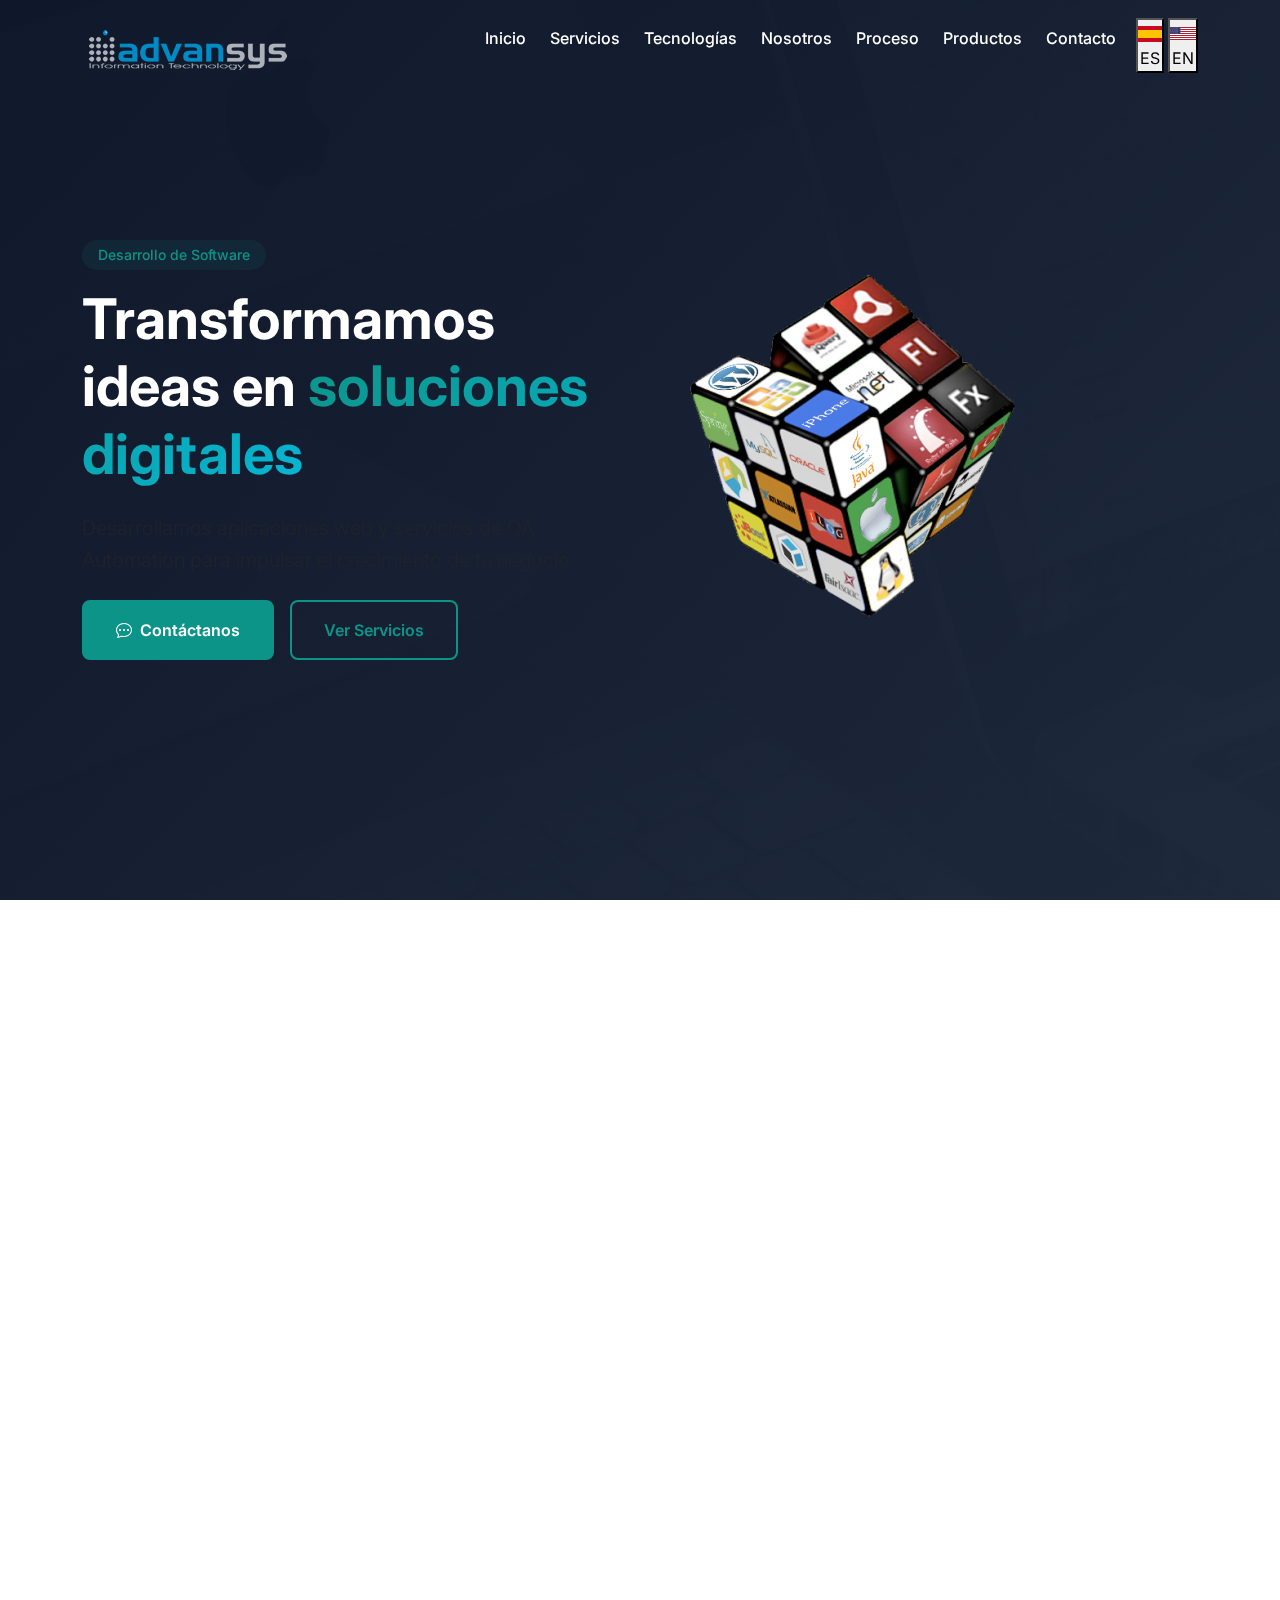
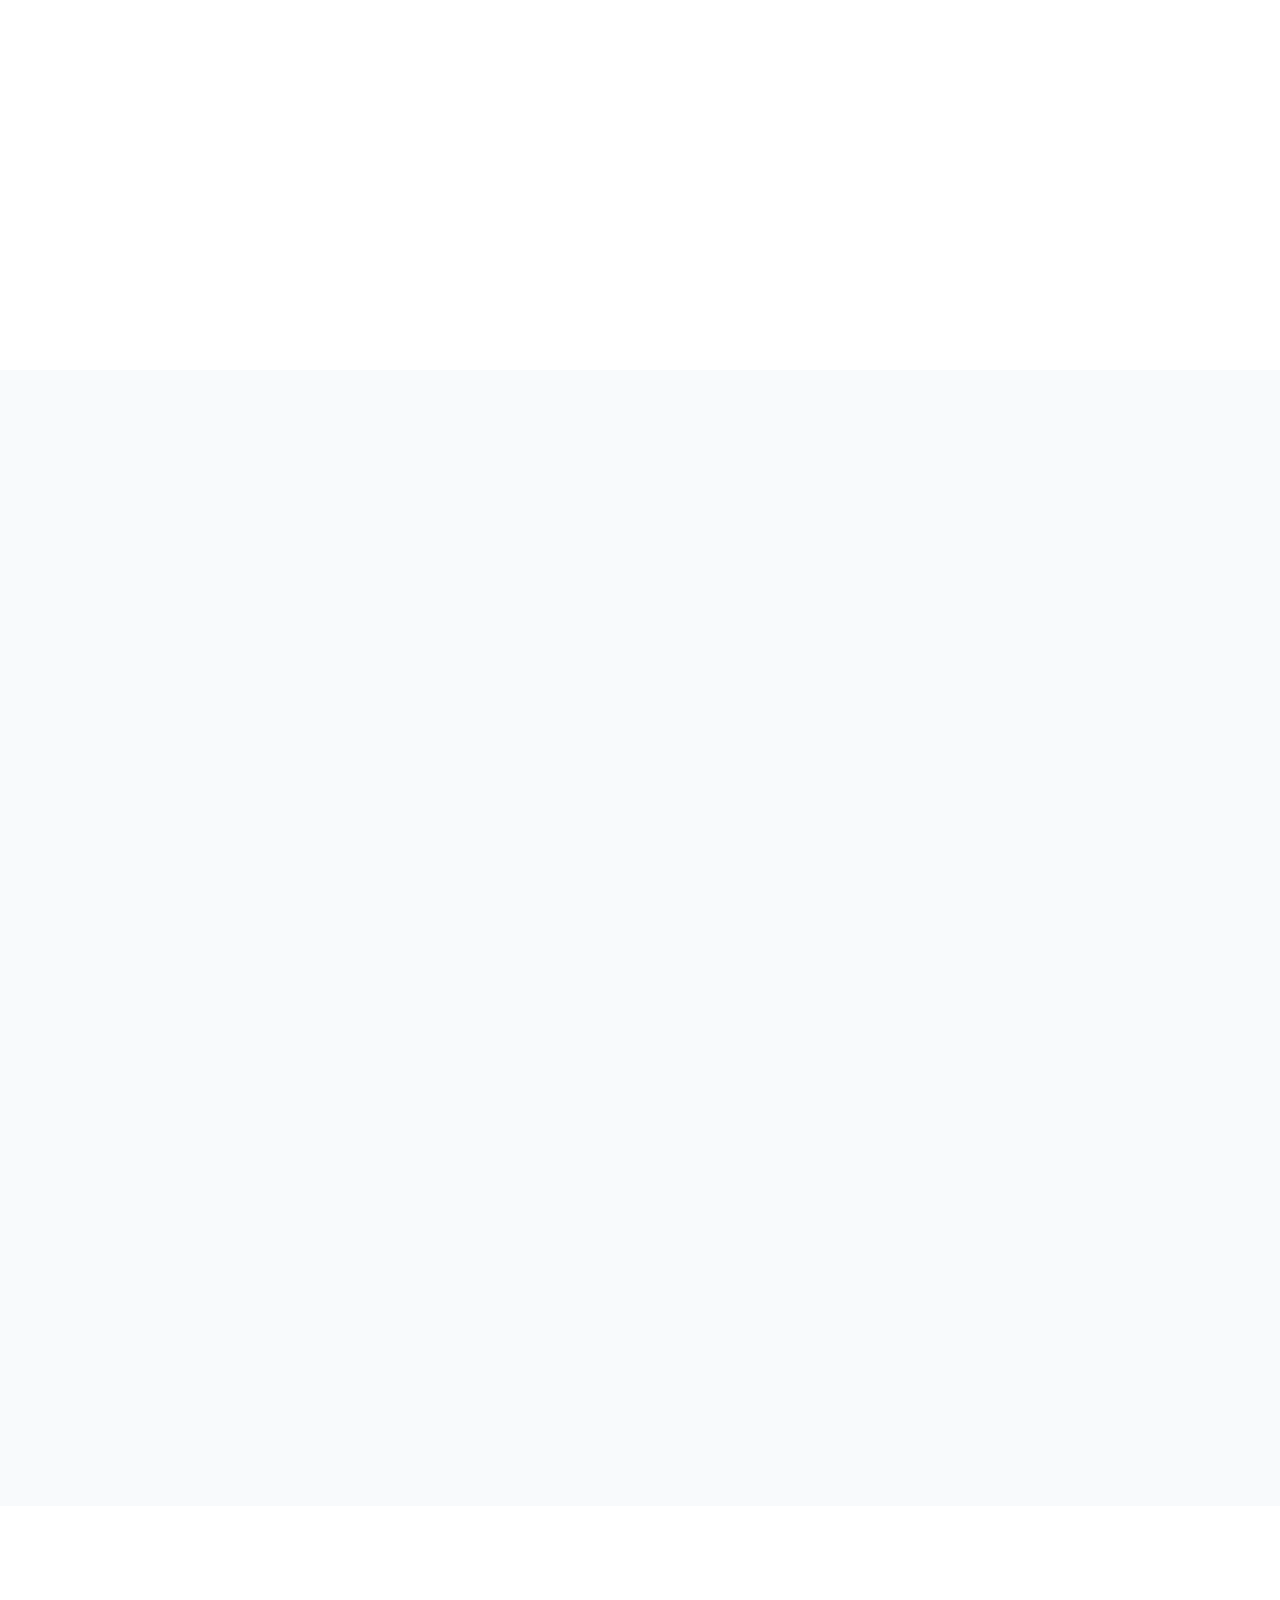
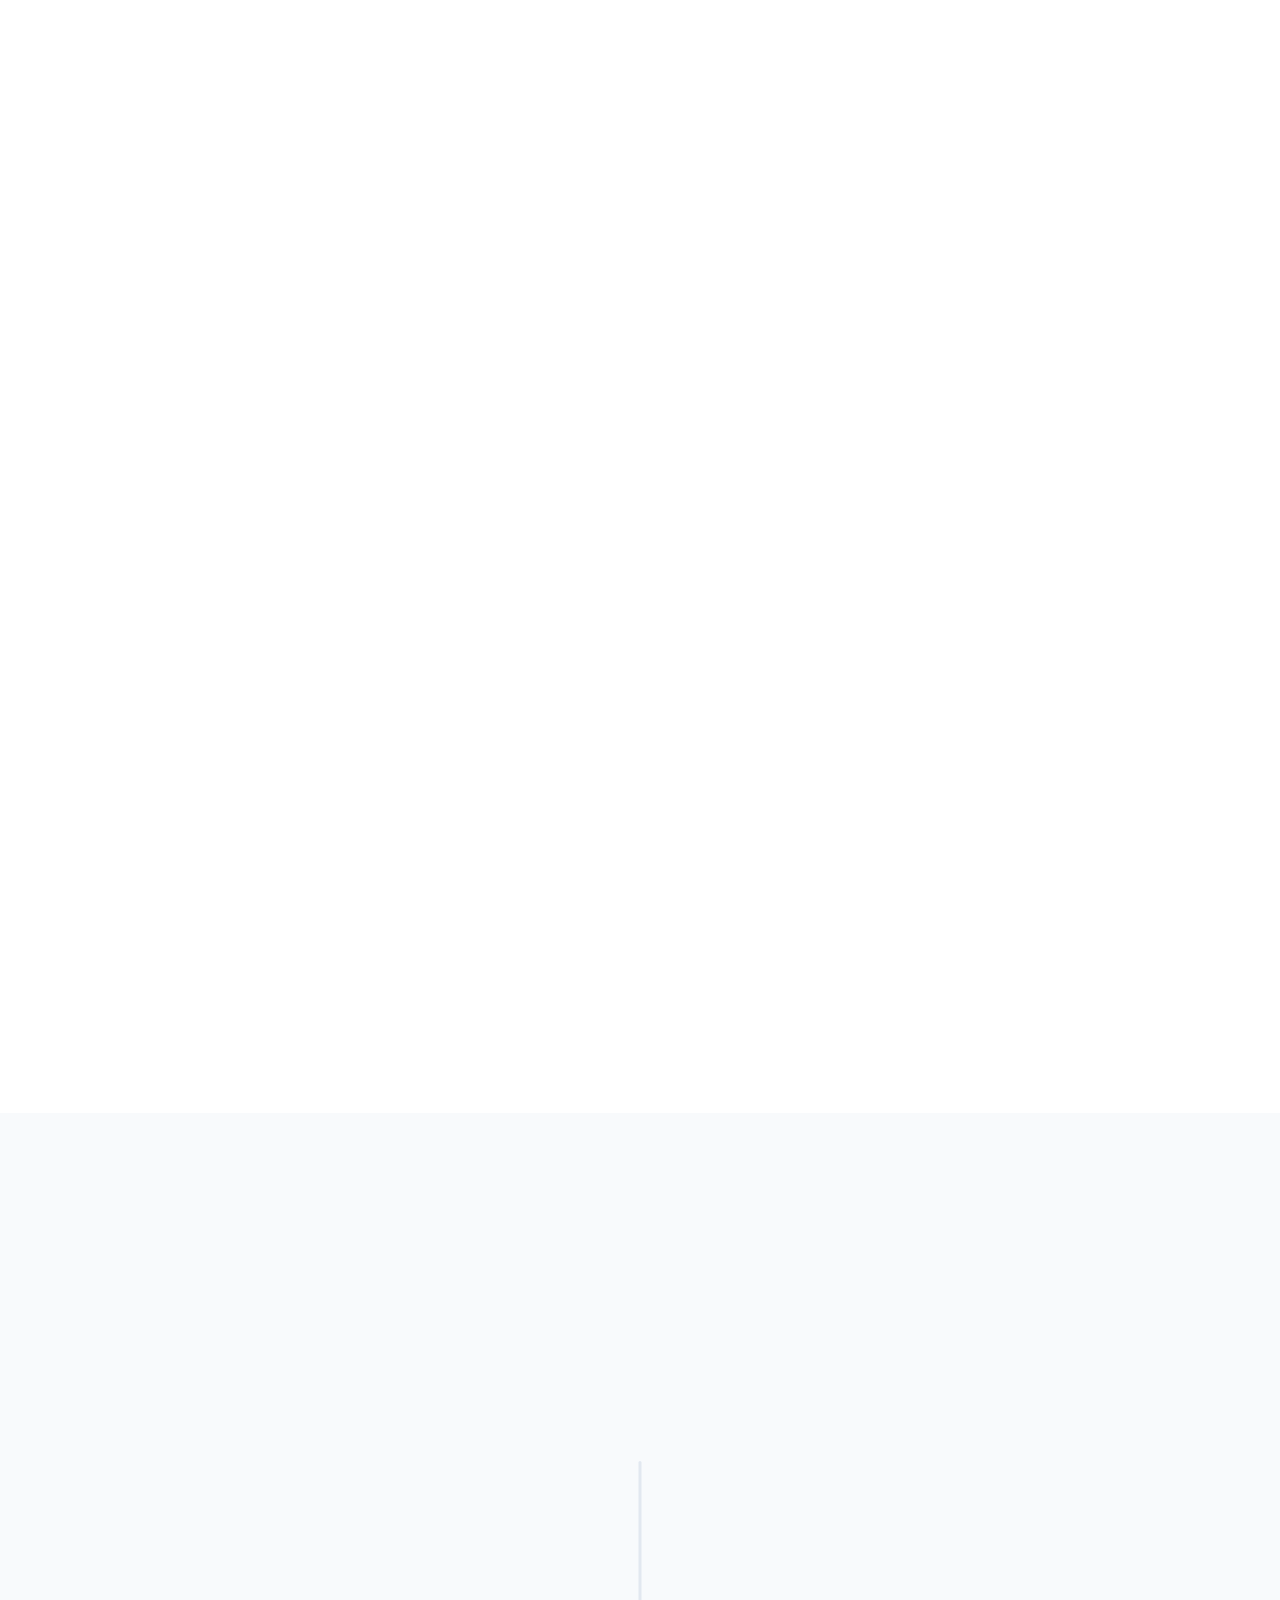
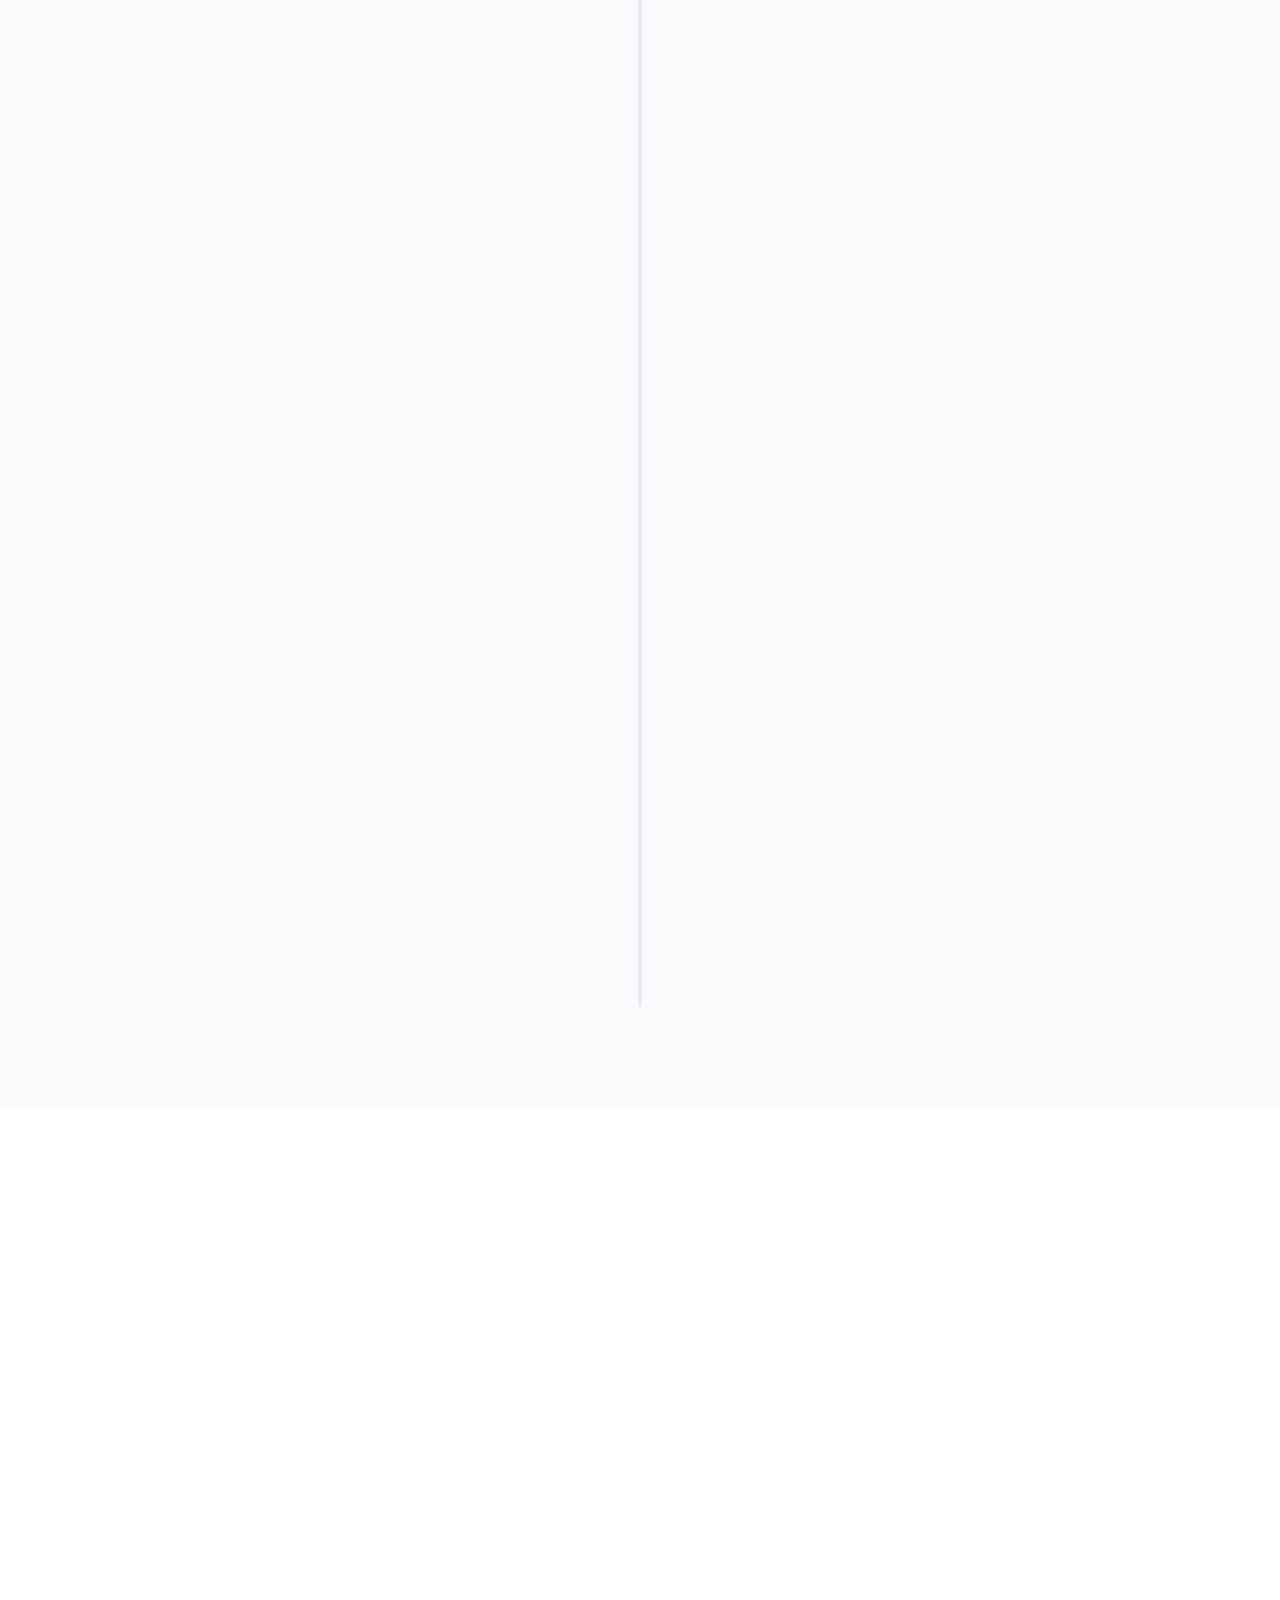
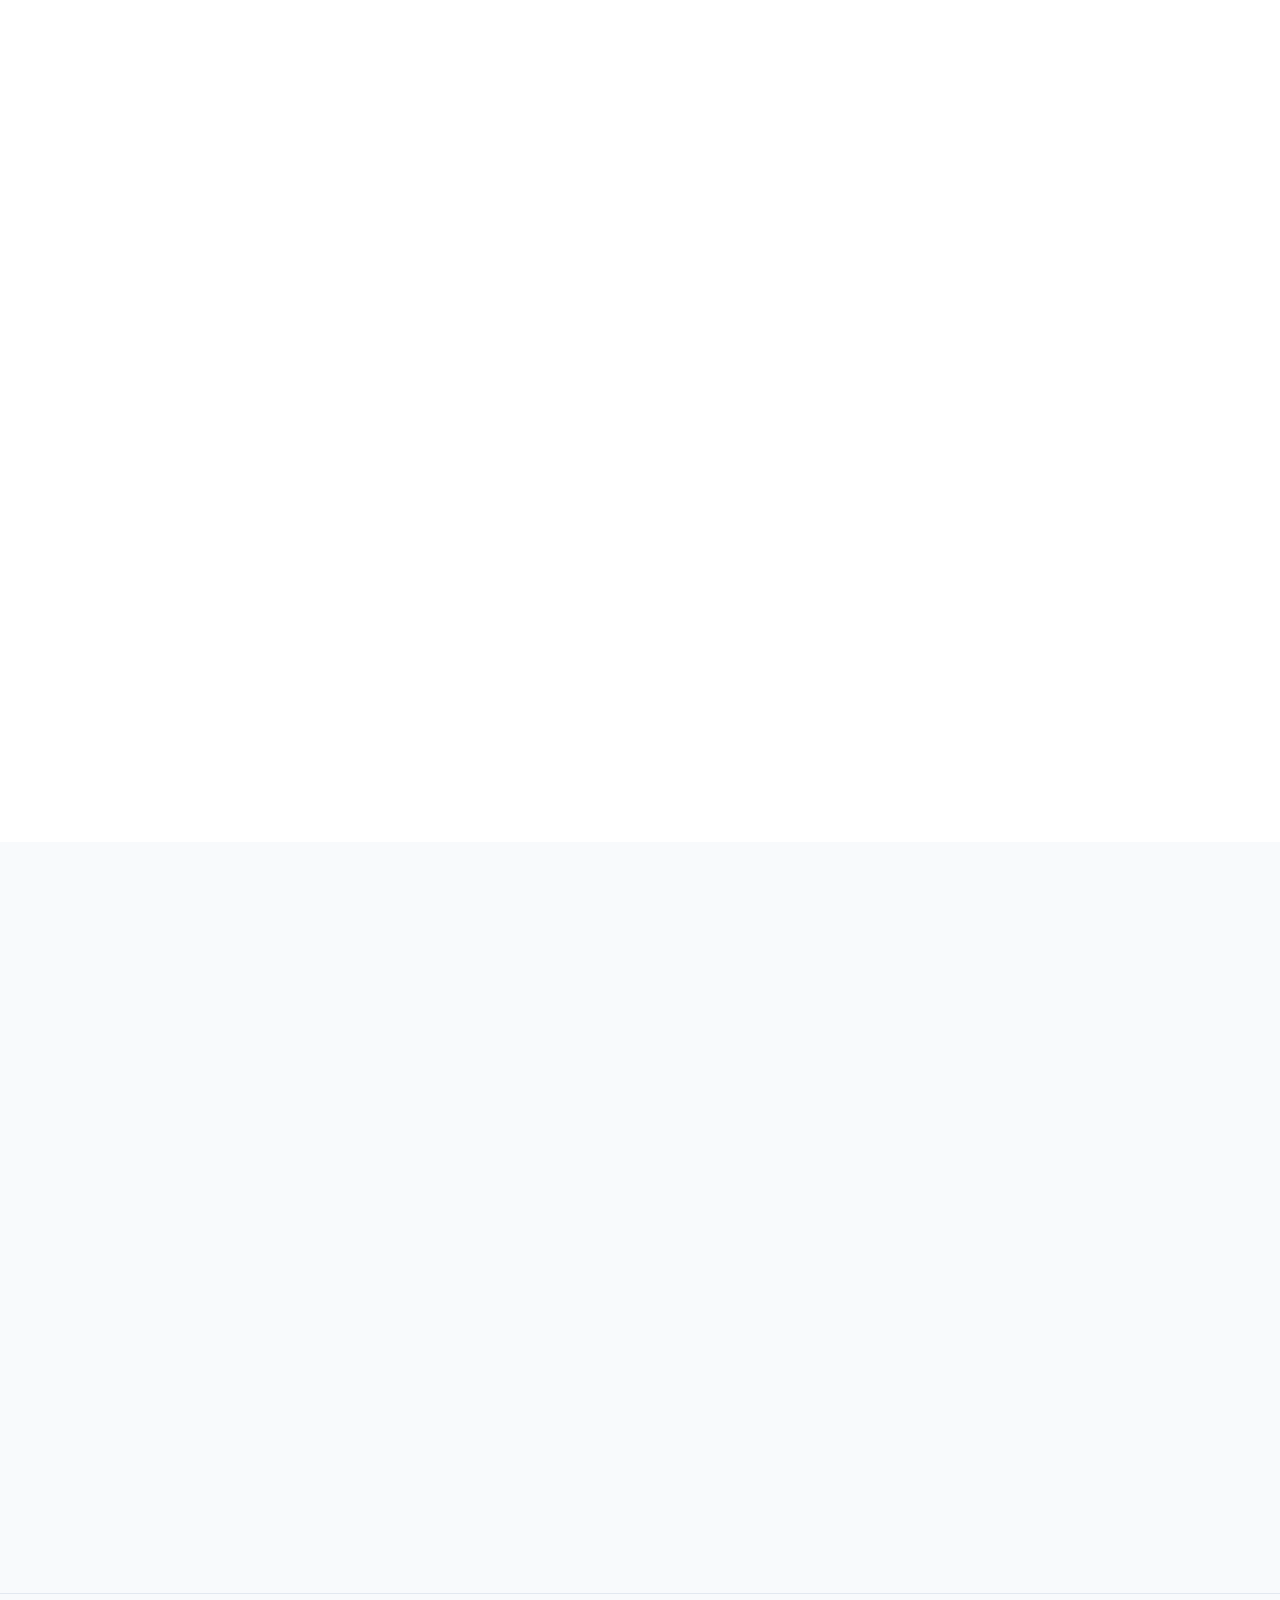
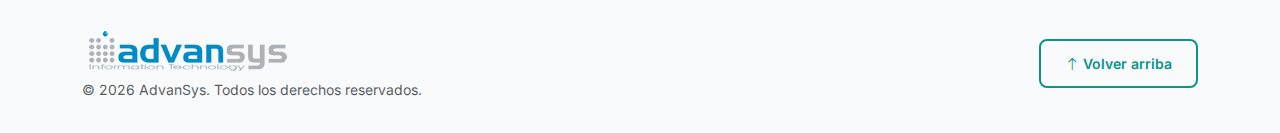
<file: index.html>
<!doctype html>
<html lang="es">
  <head>
    <meta charset="utf-8" />
    <meta name="viewport" content="width=device-width, initial-scale=1" />
    <meta
      name="description"
      content="AdvanSys - Desarrollo de Software, Aplicaciones Web y Servicios de QA Automation. Soluciones tecnológicas a medida para tu empresa."
    />
    <meta
      name="keywords"
      content="desarrollo web, software a medida, QA automation, testing, React, .NET, Argentina"
    />
    <meta name="author" content="Fabián Rodríguez" />
    <meta name="robots" content="index, follow" />

    <!-- Open Graph / Social Media -->
    <meta property="og:type" content="website" />
    <meta
      property="og:title"
      content="AdvanSys - Desarrollo de Software y QA Automation"
    />
    <meta
      property="og:description"
      content="Soluciones tecnológicas a medida. Desarrollo web, aplicaciones y servicios de Quality Assurance."
    />
    <meta property="og:image" content="img/advansys-big.png" />
    <meta property="og:url" content="https://www.advansys.com.ar" />

    <!-- Twitter Card -->
    <meta name="twitter:card" content="summary_large_image" />
    <meta name="twitter:title" content="AdvanSys - Desarrollo de Software" />
    <meta
      name="twitter:description"
      content="Soluciones tecnológicas a medida para tu empresa."
    />
    <meta name="twitter:image" content="img/advansys-big.png" />

    <link rel="icon" href="img/favicon.ico" />
    <link rel="canonical" href="https://www.advansys.com.ar" />

    <title>AdvanSys - Desarrollo de Software y QA Manual y Automatizado</title>

    <!-- Bootstrap 5 CSS -->
    <link
      href="https://cdn.jsdelivr.net/npm/bootstrap@5.3.2/dist/css/bootstrap.min.css"
      rel="stylesheet"
    />

    <!-- Bootstrap Icons -->
    <link
      href="https://cdn.jsdelivr.net/npm/bootstrap-icons@1.11.1/font/bootstrap-icons.css"
      rel="stylesheet"
    />

    <!-- Google Fonts -->
    <link rel="preconnect" href="https://fonts.googleapis.com" />
    <link rel="preconnect" href="https://fonts.gstatic.com" crossorigin />
    <link
      href="https://fonts.googleapis.com/css2?family=Inter:wght@300;400;500;600;700&display=swap"
      rel="stylesheet"
    />

    <!-- AOS Animation Library -->
    <link href="https://unpkg.com/aos@2.3.1/dist/aos.css" rel="stylesheet" />

    <!-- Custom CSS -->
    <link href="css/style.css" rel="stylesheet" />
  </head>

  <body id="page-top">
    <!-- Navbar -->
    <nav class="navbar navbar-expand-lg fixed-top" id="mainNav">
      <div class="container">
        <a class="navbar-brand" href="#page-top">
          <img
            src="img/advansys-small.png"
            alt="AdvanSys"
            height="40"
            class="d-inline-block align-text-top"
          />
        </a>
        <div class="language-selector ms-auto me-2 d-flex d-lg-none">
          <button type="button" class="lang-btn active" id="langEsMobile">
            <img class="flag-icon" src="img/flag-es.svg" alt="ES" /> ES
          </button>
          <button type="button" class="lang-btn" id="langEnMobile">
            <img class="flag-icon" src="img/flag-us.svg" alt="EN" /> EN
          </button>
        </div>
        <button
          class="navbar-toggler"
          type="button"
          data-bs-toggle="collapse"
          data-bs-target="#navbarNav"
          aria-controls="navbarNav"
          aria-expanded="false"
          aria-label="Toggle navigation"
        >
          <span class="navbar-toggler-icon"></span>
        </button>
        <div class="collapse navbar-collapse" id="navbarNav">
          <ul class="navbar-nav ms-auto">
            <li class="nav-item">
              <a class="nav-link" href="#page-top" data-i18n="nav.home"
                >Inicio</a
              >
            </li>
            <li class="nav-item">
              <a class="nav-link" href="#servicios" data-i18n="nav.services"
                >Servicios</a
              >
            </li>
            <li class="nav-item">
              <a
                class="nav-link"
                href="#tecnologias"
                data-i18n="nav.technologies"
                >Tecnologías</a
              >
            </li>
            <li class="nav-item">
              <a class="nav-link" href="#nosotros" data-i18n="nav.about"
                >Nosotros</a
              >
            </li>
            <li class="nav-item">
              <a class="nav-link" href="#proceso" data-i18n="nav.process"
                >Proceso</a
              >
            </li>
            <li class="nav-item">
              <a class="nav-link" href="#productos" data-i18n="nav.products"
                >Productos</a
              >
            </li>
            <li class="nav-item">
              <a class="nav-link" href="#contacto" data-i18n="nav.contact"
                >Contacto</a
              >
            </li>
            <li class="nav-item ms-2 d-none d-lg-block">
              <div class="language-selector">
                <button type="button" class="lang-btn active" id="langEs">
                  <img class="flag-icon" src="img/flag-es.svg" alt="ES" /> ES
                </button>
                <button type="button" class="lang-btn" id="langEn">
                  <img class="flag-icon" src="img/flag-us.svg" alt="EN" /> EN
                </button>
              </div>
            </li>
          </ul>
        </div>
      </div>
    </nav>

    <!-- Hero Section -->
    <header class="hero-section" id="hero">
      <div class="hero-overlay"></div>
      <div class="container h-100">
        <div class="row h-100 align-items-center">
          <div class="col-lg-6" data-aos="fade-right">
            <span
              class="badge bg-primary-soft text-primary mb-3"
              data-i18n="hero.badge"
              >Desarrollo de Software</span
            >
            <h1 class="display-4 fw-bold mb-4" data-i18n-html="hero.title">
              Transformamos ideas en
              <span class="text-gradient">soluciones digitales</span>
            </h1>
            <p class="lead mb-4 text-muted" data-i18n="hero.subtitle">
              Desarrollamos aplicaciones web y servicios de QA Automation para
              impulsar el crecimiento de tu negocio.
            </p>
            <div class="d-flex gap-3 flex-wrap">
              <a href="#contacto" class="btn btn-primary btn-lg">
                <i class="bi bi-chat-dots me-2"></i
                ><span data-i18n="hero.cta_contact">Contáctanos</span>
              </a>
              <a
                href="#servicios"
                class="btn btn-outline-primary btn-lg"
                data-i18n="hero.cta_services"
              >
                Ver Servicios
              </a>
            </div>
          </div>
          <div class="col-lg-6 d-none d-lg-block" data-aos="fade-left">
            <img
              src="img/software2.png"
              alt="Software Development"
              class="img-fluid hero-image"
              loading="lazy"
            />
          </div>
        </div>
      </div>
    </header>

    <!-- Services Section -->
    <section id="servicios" class="section-padding">
      <div class="container">
        <div class="row justify-content-center mb-5">
          <div class="col-lg-8 text-center" data-aos="fade-up">
            <span
              class="badge bg-primary-soft text-primary mb-3"
              data-i18n="services.badge"
              >Nuestros Servicios</span
            >
            <h2 class="display-5 fw-bold mb-3" data-i18n="services.title">
              Soluciones a medida para tu empresa
            </h2>
            <p class="lead text-muted" data-i18n="services.subtitle">
              Ofrecemos servicios integrales de desarrollo de software y
              aseguramiento de calidad.
            </p>
          </div>
        </div>

        <div class="row g-4">
          <!-- Service 1 -->
          <div class="col-lg-6" data-aos="fade-up" data-aos-delay="100">
            <div class="service-card h-100">
              <div class="service-icon">
                <i class="bi bi-code-slash"></i>
              </div>
              <h3 class="h4 fw-bold mb-3" data-i18n="services.dev_title">
                Desarrollo de Aplicaciones Web
              </h3>
              <p class="text-muted mb-4" data-i18n="services.dev_desc">
                Desarrollamos aplicaciones web modernas y escalables, adaptadas
                a las necesidades específicas de tu empresa. Utilizamos las
                últimas tecnologías del mercado para garantizar rendimiento,
                seguridad y una excelente experiencia de usuario.
              </p>
              <ul class="list-unstyled service-features">
                <li>
                  <i class="bi bi-check-circle-fill text-primary me-2"></i
                  ><span data-i18n="services.dev_f1"
                    >Aplicaciones Single Page (SPA)</span
                  >
                </li>
                <li>
                  <i class="bi bi-check-circle-fill text-primary me-2"></i
                  ><span data-i18n="services.dev_f2"
                    >APIs RESTful y GraphQL</span
                  >
                </li>
                <li>
                  <i class="bi bi-check-circle-fill text-primary me-2"></i
                  ><span data-i18n="services.dev_f3"
                    >Integraciones con sistemas existentes</span
                  >
                </li>
                <li>
                  <i class="bi bi-check-circle-fill text-primary me-2"></i
                  ><span data-i18n="services.dev_f4"
                    >Dashboards y reportes personalizados</span
                  >
                </li>
              </ul>
            </div>
          </div>

          <!-- Service 2 -->
          <div class="col-lg-6" data-aos="fade-up" data-aos-delay="200">
            <div class="service-card h-100">
              <div class="service-icon">
                <i class="bi bi-shield-check"></i>
              </div>
              <h3 class="h4 fw-bold mb-3" data-i18n="services.qa_title">
                QA Automation
              </h3>
              <p class="text-muted mb-4" data-i18n="services.qa_desc">
                Nuestro servicio de Quality Assurance automatizado garantiza la
                calidad de tu software mediante pruebas exhaustivas. Detectamos
                errores antes de que lleguen a producción, ahorrando tiempo y
                recursos.
              </p>
              <ul class="list-unstyled service-features">
                <li>
                  <i class="bi bi-check-circle-fill text-primary me-2"></i
                  ><span data-i18n="services.qa_f1"
                    >Testing automatizado E2E</span
                  >
                </li>
                <li>
                  <i class="bi bi-check-circle-fill text-primary me-2"></i
                  ><span data-i18n="services.qa_f2"
                    >Pruebas de rendimiento y carga</span
                  >
                </li>
                <li>
                  <i class="bi bi-check-circle-fill text-primary me-2"></i
                  ><span data-i18n="services.qa_f3"
                    >Integración continua (CI/CD)</span
                  >
                </li>
                <li>
                  <i class="bi bi-check-circle-fill text-primary me-2"></i
                  ><span data-i18n="services.qa_f4"
                    >Reportes detallados de calidad</span
                  >
                </li>
              </ul>
            </div>
          </div>
        </div>
      </div>
    </section>

    <!-- Technologies Section -->
    <section id="tecnologias" class="section-padding bg-light">
      <div class="container">
        <div class="row justify-content-center mb-5">
          <div class="col-lg-8 text-center" data-aos="fade-up">
            <span
              class="badge bg-primary-soft text-primary mb-3"
              data-i18n="technologies.badge"
              >Stack Tecnológico</span
            >
            <h2 class="display-5 fw-bold mb-3" data-i18n="technologies.title">
              Tecnologías que utilizamos
            </h2>
            <p class="lead text-muted" data-i18n="technologies.subtitle">
              Trabajamos con las herramientas más modernas y demandadas del
              mercado.
            </p>
          </div>
        </div>

        <div class="row g-4">
          <div
            class="col-md-6 col-lg-3"
            data-aos="fade-up"
            data-aos-delay="100"
          >
            <div class="tech-card text-center">
              <i class="bi bi-filetype-html display-4 text-primary mb-3"></i>
              <h5 class="fw-bold" data-i18n="technologies.frontend">
                Frontend
              </h5>
              <p
                class="text-muted small mb-0"
                data-i18n="technologies.frontend_desc"
              >
                React, Vue.js, Angular, TypeScript, HTML5, CSS3
              </p>
            </div>
          </div>
          <div
            class="col-md-6 col-lg-3"
            data-aos="fade-up"
            data-aos-delay="200"
          >
            <div class="tech-card text-center">
              <i class="bi bi-server display-4 text-primary mb-3"></i>
              <h5 class="fw-bold" data-i18n="technologies.backend">Backend</h5>
              <p
                class="text-muted small mb-0"
                data-i18n="technologies.backend_desc"
              >
                .NET Core, Node.js, Python, SQL Server, PostgreSQL
              </p>
            </div>
          </div>
          <div
            class="col-md-6 col-lg-3"
            data-aos="fade-up"
            data-aos-delay="300"
          >
            <div class="tech-card text-center">
              <i class="bi bi-cloud display-4 text-primary mb-3"></i>
              <h5 class="fw-bold" data-i18n="technologies.cloud">Cloud</h5>
              <p
                class="text-muted small mb-0"
                data-i18n="technologies.cloud_desc"
              >
                Azure, AWS, Docker, Kubernetes, CI/CD
              </p>
            </div>
          </div>
          <div
            class="col-md-6 col-lg-3"
            data-aos="fade-up"
            data-aos-delay="400"
          >
            <div class="tech-card text-center">
              <i class="bi bi-bug display-4 text-primary mb-3"></i>
              <h5 class="fw-bold" data-i18n="technologies.testing">Testing</h5>
              <p
                class="text-muted small mb-0"
                data-i18n="technologies.testing_desc"
              >
                Selenium, Playwright, Cypress, Jest, xUnit
              </p>
            </div>
          </div>
        </div>

        <!-- Features Row -->
        <div class="row mt-5 pt-5">
          <div class="col-lg-6" data-aos="fade-right">
            <img
              src="img/perspective.png"
              alt="Dashboard"
              class="img-fluid rounded-4 shadow-lg"
              loading="lazy"
            />
          </div>
          <div class="col-lg-6 d-flex align-items-center" data-aos="fade-left">
            <div class="ps-lg-5 mt-4 mt-lg-0">
              <h3 class="fw-bold mb-4" data-i18n="technologies.features_title">
                Aplicaciones modernas y escalables
              </h3>
              <div class="d-flex mb-4">
                <div class="feature-icon-sm me-3">
                  <i class="bi bi-phone"></i>
                </div>
                <div>
                  <h5 class="fw-bold" data-i18n="technologies.responsive_title">
                    Full Responsive
                  </h5>
                  <p
                    class="text-muted"
                    data-i18n="technologies.responsive_desc"
                  >
                    Nuestras aplicaciones se adaptan perfectamente a cualquier
                    dispositivo: PC, tablet o smartphone.
                  </p>
                </div>
              </div>
              <div class="d-flex mb-4">
                <div class="feature-icon-sm me-3">
                  <i class="bi bi-graph-up"></i>
                </div>
                <div>
                  <h5 class="fw-bold" data-i18n="technologies.dashboards_title">
                    Dashboards Interactivos
                  </h5>
                  <p
                    class="text-muted"
                    data-i18n="technologies.dashboards_desc"
                  >
                    Gráficos y reportes en tiempo real que te ayudan a tomar
                    mejores decisiones de negocio.
                  </p>
                </div>
              </div>
              <div class="d-flex">
                <div class="feature-icon-sm me-3">
                  <i class="bi bi-lightning"></i>
                </div>
                <div>
                  <h5
                    class="fw-bold"
                    data-i18n="technologies.performance_title"
                  >
                    Alto Rendimiento
                  </h5>
                  <p
                    class="text-muted"
                    data-i18n="technologies.performance_desc"
                  >
                    Aplicaciones optimizadas para carga rápida y experiencia de
                    usuario fluida.
                  </p>
                </div>
              </div>
            </div>
          </div>
        </div>
      </div>
    </section>

    <!-- About Section -->
    <section id="nosotros" class="section-padding">
      <div class="container">
        <div class="row justify-content-center">
          <div class="col-lg-8 text-center" data-aos="fade-up">
            <span
              class="badge bg-primary-soft text-primary mb-3"
              data-i18n="about.badge"
              >Nosotros</span
            >
            <h2 class="display-5 fw-bold mb-3" data-i18n="about.title">
              Nuestro Equipo
            </h2>
            <p class="lead text-muted mb-5" data-i18n="about.subtitle">
              Profesionales con amplia experiencia en desarrollo de software y
              aseguramiento de calidad.
            </p>
          </div>
        </div>

        <div class="row justify-content-center">
          <div class="col-lg-6 col-md-8" data-aos="zoom-in">
            <div class="team-card text-center">
              <img
                src="img/avatar1.jpg"
                class="team-avatar mb-4"
                alt="Fabián Rodríguez"
              />
              <h4 class="fw-bold mb-1">Fabián Rodríguez</h4>
              <p class="text-primary mb-3" data-i18n="about.role">
                CEO & Senior Developer
              </p>
              <p class="text-muted mb-4" data-i18n="about.bio">
                Senior Developer y QA Automation Engineer (SDET) con más de 25
                años de experiencia en desarrollo de software y automatización
                de pruebas.
              </p>
              <div class="d-flex justify-content-center gap-3">
                <a
                  href="https://www.linkedin.com/in/fabianrod"
                  target="_blank"
                  rel="noopener"
                  class="social-link"
                  aria-label="LinkedIn"
                >
                  <i class="bi bi-linkedin"></i>
                </a>
                <a
                  href="https://github.com/fabianrod"
                  target="_blank"
                  rel="noopener"
                  class="social-link"
                  aria-label="GitHub"
                  style="display: none"
                >
                  <i class="bi bi-github"></i>
                </a>
              </div>
            </div>
          </div>
        </div>

        <div class="row mt-5 pt-4">
          <div class="col-lg-8 offset-lg-2 text-center" data-aos="fade-up">
            <div class="about-text p-4 p-lg-5 rounded-4 bg-light">
              <p class="mb-3" data-i18n-html="about.about_text_1">
                <strong>AdvanSys</strong> desarrolla soluciones de software para
                ayudar a las empresas a mejorar su productividad y optimizar sus
                procesos de negocio.
              </p>
              <p class="mb-0" data-i18n="about.about_text_2">
                Nos dedicamos a ofrecer productos de calidad y servicio de
                primer nivel, mejorando constantemente nuestras soluciones de
                acuerdo a las necesidades de cada cliente.
              </p>
            </div>
          </div>
        </div>
      </div>
    </section>

    <!-- Process Section -->
    <section id="proceso" class="section-padding bg-light">
      <div class="container">
        <div class="row justify-content-center mb-5">
          <div class="col-lg-8 text-center" data-aos="fade-up">
            <span
              class="badge bg-primary-soft text-primary mb-3"
              data-i18n="process.badge"
              >Metodología</span
            >
            <h2 class="display-5 fw-bold mb-3" data-i18n="process.title">
              Nuestro Proceso de Trabajo
            </h2>
            <p class="lead text-muted" data-i18n="process.subtitle">
              Seguimos una metodología ágil que garantiza resultados de calidad
              en cada proyecto.
            </p>
          </div>
        </div>

        <div class="row">
          <div class="col-12">
            <div class="timeline">
              <!-- Step 1 -->
              <div
                class="timeline-item"
                data-aos="fade-up"
                data-aos-delay="100"
              >
                <div class="timeline-icon">
                  <i class="bi bi-chat-quote"></i>
                </div>
                <div class="timeline-content">
                  <span class="timeline-step" data-i18n="process.step1_label"
                    >Paso 1</span
                  >
                  <h4 class="fw-bold" data-i18n="process.step1_title">
                    Reunión Inicial
                  </h4>
                  <p class="text-muted mb-0" data-i18n="process.step1_desc">
                    Analizamos tus necesidades y objetivos para entender a fondo
                    el proyecto. Definimos alcance, funcionalidades y
                    expectativas.
                  </p>
                </div>
              </div>

              <!-- Step 2 -->
              <div
                class="timeline-item"
                data-aos="fade-up"
                data-aos-delay="200"
              >
                <div class="timeline-icon">
                  <i class="bi bi-pencil-square"></i>
                </div>
                <div class="timeline-content">
                  <span class="timeline-step" data-i18n="process.step2_label"
                    >Paso 2</span
                  >
                  <h4 class="fw-bold" data-i18n="process.step2_title">
                    Propuesta y Planificación
                  </h4>
                  <p class="text-muted mb-0" data-i18n="process.step2_desc">
                    Elaboramos una propuesta detallada con cronograma,
                    tecnologías a utilizar y presupuesto. Planificamos sprints y
                    entregables.
                  </p>
                </div>
              </div>

              <!-- Step 3 -->
              <div
                class="timeline-item"
                data-aos="fade-up"
                data-aos-delay="300"
              >
                <div class="timeline-icon">
                  <i class="bi bi-code-square"></i>
                </div>
                <div class="timeline-content">
                  <span class="timeline-step" data-i18n="process.step3_label"
                    >Paso 3</span
                  >
                  <h4 class="fw-bold" data-i18n="process.step3_title">
                    Desarrollo e Iteraciones
                  </h4>
                  <p class="text-muted mb-0" data-i18n="process.step3_desc">
                    Desarrollamos en sprints cortos con entregas parciales.
                    Mantenemos comunicación constante y ajustamos según tu
                    feedback.
                  </p>
                </div>
              </div>

              <!-- Step 4 -->
              <div
                class="timeline-item"
                data-aos="fade-up"
                data-aos-delay="400"
              >
                <div class="timeline-icon">
                  <i class="bi bi-rocket-takeoff"></i>
                </div>
                <div class="timeline-content">
                  <span class="timeline-step" data-i18n="process.step4_label"
                    >Paso 4</span
                  >
                  <h4 class="fw-bold" data-i18n="process.step4_title">
                    Entrega y Soporte
                  </h4>
                  <p class="text-muted mb-0" data-i18n="process.step4_desc">
                    Realizamos el despliegue en producción, capacitación del
                    equipo y brindamos soporte continuo post-lanzamiento.
                  </p>
                </div>
              </div>
            </div>
          </div>
        </div>
      </div>
    </section>

    <!-- Products Section - SICO -->
    <section id="productos" class="section-padding">
      <div class="container">
        <div class="row justify-content-center mb-5">
          <div class="col-lg-8 text-center" data-aos="fade-up">
            <span
              class="badge bg-primary-soft text-primary mb-3"
              data-i18n="products.badge"
              >Nuestros Productos</span
            >
            <h2 class="display-5 fw-bold mb-3" data-i18n="products.title">
              Soluciones propias
            </h2>
            <p class="lead text-muted" data-i18n="products.subtitle">
              Desarrollamos productos de software que resuelven problemas
              reales.
            </p>
          </div>
        </div>

        <div class="row justify-content-center">
          <div class="col-lg-10" data-aos="fade-up">
            <div class="product-card p-4 p-lg-5 rounded-4 bg-light border">
              <div class="row align-items-center g-4">
                <div class="col-lg-8">
                  <div class="d-flex align-items-center mb-3">
                    <img
                      src="sico/img/sico-small-black.png"
                      alt="SICO"
                      height="40"
                      class="me-3"
                    />
                    <span
                      class="badge bg-primary ms-auto"
                      data-i18n="products.sico_badge"
                      >Sistema Municipal</span
                    >
                  </div>
                  <h3 class="fw-bold mb-3" data-i18n="products.sico_title">
                    Sistema Integral de Control On-Line
                  </h3>
                  <p class="text-muted mb-4" data-i18n="products.sico_desc">
                    Plataforma completa para la gestión municipal moderna.
                    Administra expedientes, actas, inspecciones, documentos y
                    más desde una única solución integrada construida con
                    tecnología de vanguardia.
                  </p>
                  <div class="row g-3 mb-4">
                    <div class="col-6 col-md-3">
                      <div class="text-center">
                        <div class="h4 fw-bold text-primary mb-0">10+</div>
                        <small
                          class="text-muted"
                          data-i18n="products.sico_modules"
                          >Módulos</small
                        >
                      </div>
                    </div>
                    <div class="col-6 col-md-3">
                      <div class="text-center">
                        <div class="h4 fw-bold text-primary mb-0">24/7</div>
                        <small
                          class="text-muted"
                          data-i18n="products.sico_available"
                          >Disponible</small
                        >
                      </div>
                    </div>
                    <div class="col-6 col-md-3">
                      <div class="text-center">
                        <div class="h4 fw-bold text-primary mb-0">100%</div>
                        <small
                          class="text-muted"
                          data-i18n="products.sico_digital"
                          >Digital</small
                        >
                      </div>
                    </div>
                    <div class="col-6 col-md-3">
                      <div class="text-center">
                        <div class="h4 fw-bold text-primary mb-0">
                          <i class="bi bi-shield-check"></i>
                        </div>
                        <small
                          class="text-muted"
                          data-i18n="products.sico_secure"
                          >Seguro</small
                        >
                      </div>
                    </div>
                  </div>
                  <a href="sico/index.html" class="btn btn-primary">
                    <i class="bi bi-arrow-right me-2"></i
                    ><span data-i18n="products.sico_cta">Conocer SICO</span>
                  </a>
                </div>
                <div class="col-lg-4 text-center">
                  <div class="p-4 bg-white rounded-4 shadow-sm">
                    <h6
                      class="text-muted mb-3"
                      data-i18n="products.sico_main_modules"
                    >
                      Módulos principales
                    </h6>
                    <ul class="list-unstyled text-start small">
                      <li class="mb-2">
                        <i class="bi bi-check-circle-fill text-primary me-2"></i
                        ><span data-i18n="products.sico_m1">Expedientes</span>
                      </li>
                      <li class="mb-2">
                        <i class="bi bi-check-circle-fill text-primary me-2"></i
                        ><span data-i18n="products.sico_m2"
                          >Actas e Inspecciones</span
                        >
                      </li>
                      <li class="mb-2">
                        <i class="bi bi-check-circle-fill text-primary me-2"></i
                        ><span data-i18n="products.sico_m3"
                          >Actuaciones y Plazos</span
                        >
                      </li>
                      <li class="mb-2">
                        <i class="bi bi-check-circle-fill text-primary me-2"></i
                        ><span data-i18n="products.sico_m4"
                          >Gestión Documental</span
                        >
                      </li>
                      <li class="mb-2">
                        <i class="bi bi-check-circle-fill text-primary me-2"></i
                        ><span data-i18n="products.sico_m5"
                          >Órdenes de Trabajo</span
                        >
                      </li>
                      <li class="mb-0">
                        <i class="bi bi-check-circle-fill text-primary me-2"></i
                        ><span data-i18n="products.sico_m6">Profesionales</span>
                      </li>
                    </ul>
                  </div>
                </div>
              </div>
            </div>
          </div>

          <!-- Kairos Transportes -->
          <div class="col-lg-10 mt-4" data-aos="fade-up" data-aos-delay="100">
            <div class="product-card p-4 p-lg-5 rounded-4 bg-light border">
              <div class="row align-items-center g-4">
                <div class="col-lg-8">
                  <div class="d-flex align-items-center mb-3">
                    <img
                      src="img/logo-conjunto-black.png"
                      alt="SICO"
                      class="me-3"
                      style="height: 70px"
                    />
                    <span
                      class="badge bg-primary ms-auto"
                      data-i18n="products.kairos_badge"
                      >Sitio de Transportes</span
                    >
                  </div>
                  <h3 class="fw-bold mb-3" data-i18n="products.kairos_title">
                    Kairos Transportes
                  </h3>
                  <p class="text-muted mb-4" data-i18n="products.kairos_desc">
                    Sitio web corporativo para empresa de transporte de
                    pasajeros con amplia trayectoria. Diseño moderno y
                    responsive que refleja la solidez y experiencia de la
                    empresa en el sector.
                  </p>
                  <div class="row g-3 mb-4">
                    <div class="col-6 col-md-3">
                      <div class="text-center">
                        <div class="h4 fw-bold text-primary mb-0">
                          <i class="bi bi-globe"></i>
                        </div>
                        <small
                          class="text-muted"
                          data-i18n="products.kairos_online"
                          >Online</small
                        >
                      </div>
                    </div>
                    <div class="col-6 col-md-3">
                      <div class="text-center">
                        <div class="h4 fw-bold text-primary mb-0">
                          <i class="bi bi-phone"></i>
                        </div>
                        <small
                          class="text-muted"
                          data-i18n="products.kairos_responsive"
                          >Responsive</small
                        >
                      </div>
                    </div>
                    <div class="col-6 col-md-3">
                      <div class="text-center">
                        <div class="h4 fw-bold text-primary mb-0">
                          <i class="bi bi-speedometer2"></i>
                        </div>
                        <small
                          class="text-muted"
                          data-i18n="products.kairos_fast"
                          >Rápido</small
                        >
                      </div>
                    </div>
                    <div class="col-6 col-md-3">
                      <div class="text-center">
                        <div class="h4 fw-bold text-primary mb-0">
                          <i class="bi bi-shield-check"></i>
                        </div>
                        <small
                          class="text-muted"
                          data-i18n="products.kairos_secure"
                          >Seguro</small
                        >
                      </div>
                    </div>
                  </div>
                  <a
                    href="http://www.kairostrans.com.ar"
                    target="_blank"
                    class="btn btn-primary"
                  >
                    <i class="bi bi-arrow-right me-2"></i
                    ><span data-i18n="products.kairos_cta">Visitar sitio</span>
                  </a>
                </div>
                <div class="col-lg-4 text-center">
                  <div class="p-4 bg-white rounded-4 shadow-sm">
                    <h6
                      class="text-muted mb-3"
                      data-i18n="products.kairos_services_title"
                    >
                      Servicios destacados
                    </h6>
                    <ul class="list-unstyled text-start small">
                      <li class="mb-2">
                        <i class="bi bi-check-circle-fill text-primary me-2"></i
                        ><span data-i18n="products.kairos_s1"
                          >Transporte de pasajeros</span
                        >
                      </li>
                      <li class="mb-2">
                        <i
                          class="bi bi-check-circle-fill text-primary me-2"
                        ></i>
                        <span data-i18n="products.kairos_s2"
                          >Viajes de larga distancia</span
                        >
                      </li>
                      <li class="mb-2">
                        <i class="bi bi-check-circle-fill text-primary me-2"></i
                        ><span data-i18n="products.kairos_s3"
                          >Transporte escolar</span
                        >
                      </li>
                      <li class="mb-2">
                        <i class="bi bi-check-circle-fill text-primary me-2"></i
                        ><span data-i18n="products.kairos_s4"
                          >Viajes de egresados</span
                        >
                      </li>
                      <li class="mb-2">
                        <i class="bi bi-check-circle-fill text-primary me-2"></i
                        ><span data-i18n="products.kairos_s5"
                          >Excursiones culturales</span
                        >
                      </li>
                      <li class="mb-0">
                        <i class="bi bi-check-circle-fill text-primary me-2"></i
                        ><span data-i18n="products.kairos_s6"
                          >Cobertura internacional</span
                        >
                      </li>
                    </ul>
                  </div>
                </div>
              </div>
            </div>
          </div>
        </div>
      </div>
    </section>

    <!-- Contact Section -->
    <section id="contacto" class="section-padding bg-light">
      <div class="container">
        <div class="row justify-content-center mb-5">
          <div class="col-lg-8 text-center" data-aos="fade-up">
            <span
              class="badge bg-primary-soft text-primary mb-3"
              data-i18n="contact.badge"
              >Contacto</span
            >
            <h2 class="display-5 fw-bold mb-3" data-i18n="contact.title">
              Hablemos de tu proyecto
            </h2>
            <p class="lead text-muted" data-i18n="contact.subtitle">
              Estamos listos para ayudarte a llevar tu negocio al siguiente
              nivel.
            </p>
          </div>
        </div>

        <div class="row g-4 justify-content-center">
          <div
            class="col-lg-4 col-md-6"
            data-aos="fade-up"
            data-aos-delay="100"
          >
            <div class="contact-card text-center h-100">
              <div class="contact-icon mb-3">
                <i class="bi bi-geo-alt"></i>
              </div>
              <h5 class="fw-bold" data-i18n="contact.location_title">
                Ubicación
              </h5>
              <p
                class="text-muted mb-0"
                data-i18n-html="contact.location_value"
              >
                Caseros, Buenos Aires<br />Argentina
              </p>
            </div>
          </div>

          <div
            class="col-lg-4 col-md-6"
            data-aos="fade-up"
            data-aos-delay="200"
          >
            <div class="contact-card text-center h-100">
              <div class="contact-icon mb-3">
                <i class="bi bi-whatsapp"></i>
              </div>
              <h5 class="fw-bold" data-i18n="contact.whatsapp_title">
                WhatsApp
              </h5>
              <p class="text-muted mb-0">
                <a
                  href="https://wa.me/5491164630232"
                  class="text-decoration-none"
                  >+54 9 11 6463-0232</a
                >
              </p>
            </div>
          </div>

          <div
            class="col-lg-4 col-md-6"
            data-aos="fade-up"
            data-aos-delay="300"
          >
            <div class="contact-card text-center h-100">
              <div class="contact-icon mb-3">
                <i class="bi bi-envelope"></i>
              </div>
              <h5 class="fw-bold" data-i18n="contact.email_title">Email</h5>
              <p class="text-muted mb-0">
                <a
                  href="mailto:info@advansys.com.ar"
                  class="text-decoration-none"
                  >info@advansys.com.ar</a
                >
              </p>
            </div>
          </div>
        </div>

        <div class="row mt-5">
          <div class="col-12 text-center" data-aos="fade-up">
            <a
              href="mailto:info@advansys.com.ar"
              class="btn btn-primary btn-lg me-3"
            >
              <i class="bi bi-envelope me-2"></i
              ><span data-i18n="contact.cta_email">Enviar Email</span>
            </a>
            <a
              href="https://wa.me/5491164630232"
              target="_blank"
              rel="noopener"
              class="btn btn-success btn-lg"
            >
              <i class="bi bi-whatsapp me-2"></i>WhatsApp
            </a>
          </div>
        </div>

        <div class="row mt-5 pt-4" style="display: none">
          <div class="col-12 text-center">
            <p class="text-muted mb-3" data-i18n="contact.social_text">
              Seguinos en redes sociales
            </p>
            <div class="d-flex justify-content-center gap-3">
              <a
                href="https://www.linkedin.com/company/advansys-it"
                target="_blank"
                rel="noopener"
                class="social-link-lg"
                aria-label="LinkedIn"
              >
                <i class="bi bi-linkedin"></i>
              </a>
              <a
                href="https://github.com/advansys-it"
                target="_blank"
                rel="noopener"
                class="social-link-lg"
                aria-label="GitHub"
              >
                <i class="bi bi-github"></i>
              </a>
            </div>
          </div>
        </div>
      </div>
    </section>

    <!-- Footer -->
    <footer class="footer-section">
      <div class="container">
        <div class="row align-items-center">
          <div class="col-md-6 text-center text-md-start mb-3 mb-md-0">
            <img
              src="img/advansys-small.png"
              alt="AdvanSys"
              height="30"
              class="mb-2"
            />
            <p class="mb-0 small text-muted" data-i18n-html="footer.copyright">
              &copy; 2026 AdvanSys. Todos los derechos reservados.
            </p>
          </div>
          <div class="col-md-6 text-center text-md-end">
            <a href="#page-top" class="btn btn-outline-primary btn-sm">
              <i class="bi bi-arrow-up me-1"></i
              ><span data-i18n="footer.back_to_top">Volver arriba</span>
            </a>
          </div>
        </div>
      </div>
    </footer>

    <!-- Bootstrap 5 JS Bundle -->
    <script src="https://cdn.jsdelivr.net/npm/bootstrap@5.3.2/dist/js/bootstrap.bundle.min.js"></script>

    <!-- AOS Animation Library -->
    <script src="https://unpkg.com/aos@2.3.1/dist/aos.js"></script>

    <!-- Custom JS -->
    <script src="js/main.js"></script>

    <!-- i18n translations -->
    <script src="lang/es.js"></script>
    <script src="lang/en.js"></script>
    <script src="js/i18n.js"></script>
  </body>
</html>
</file>
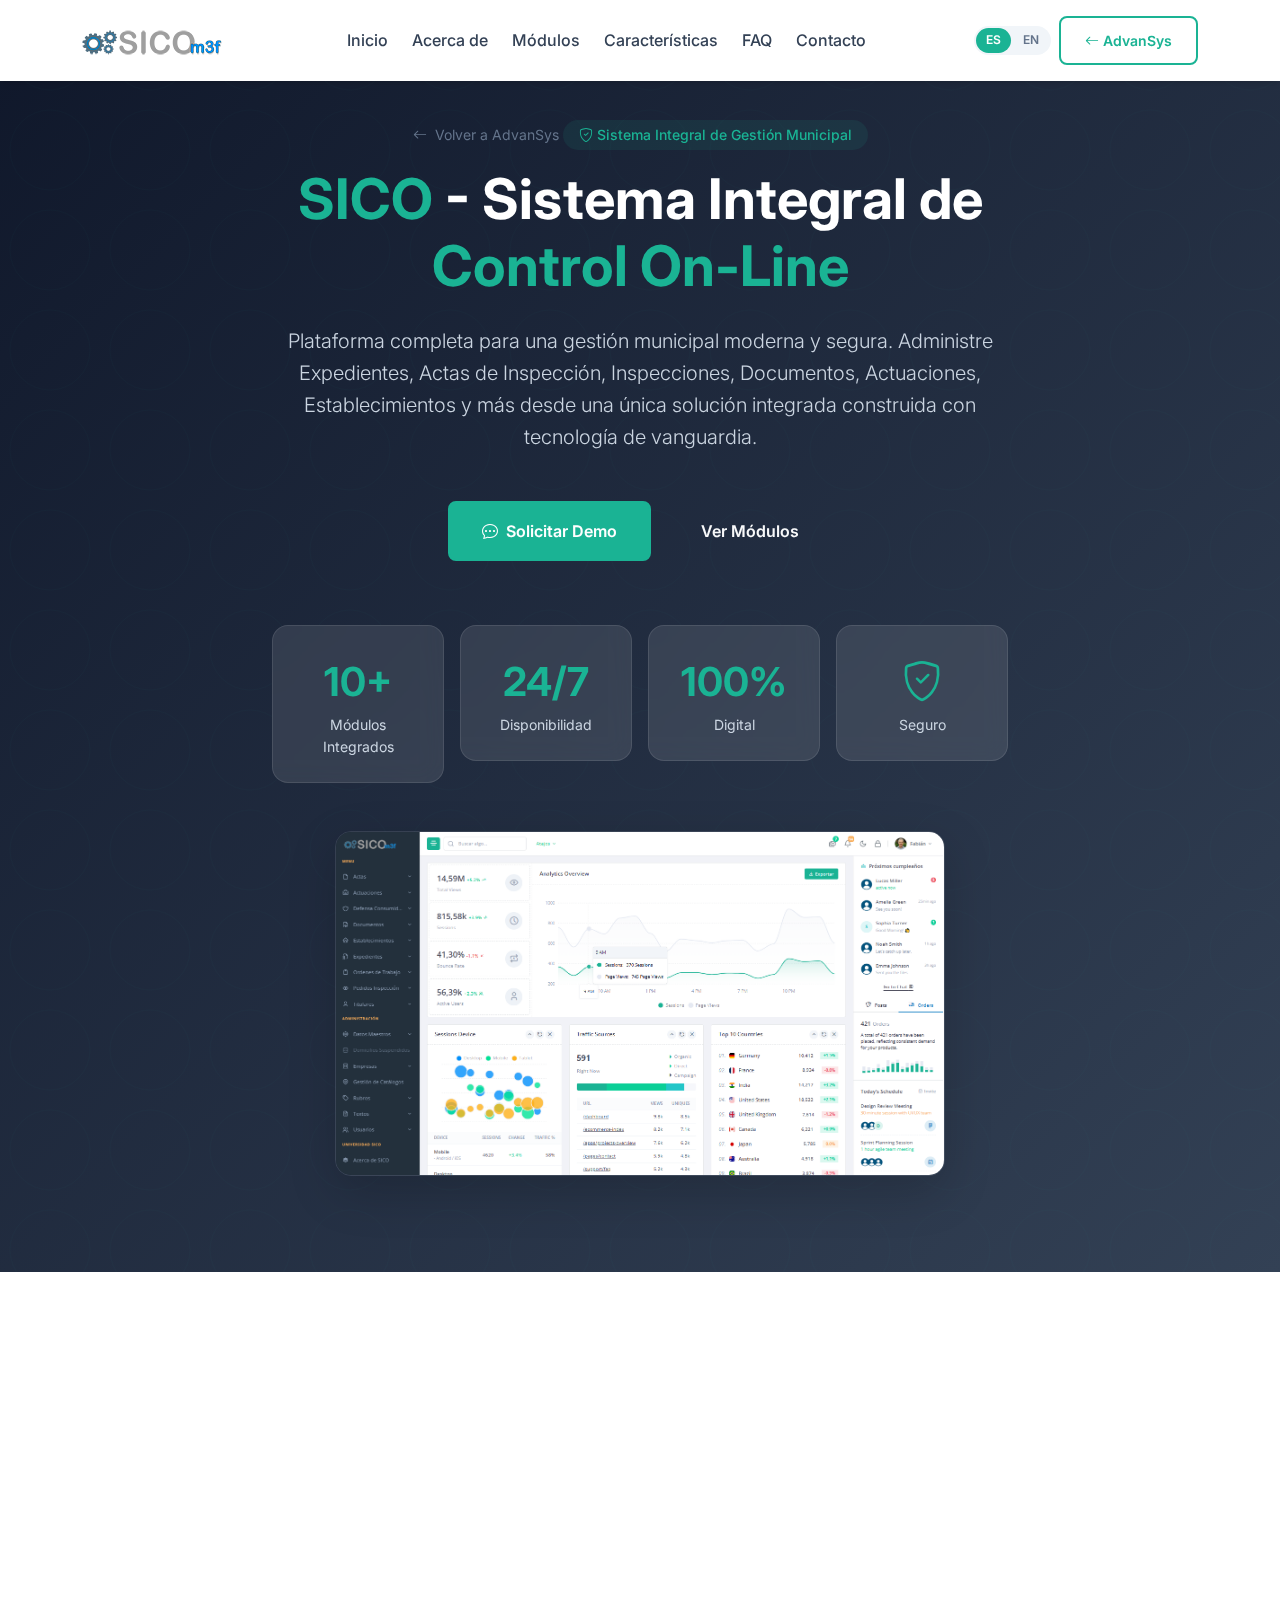
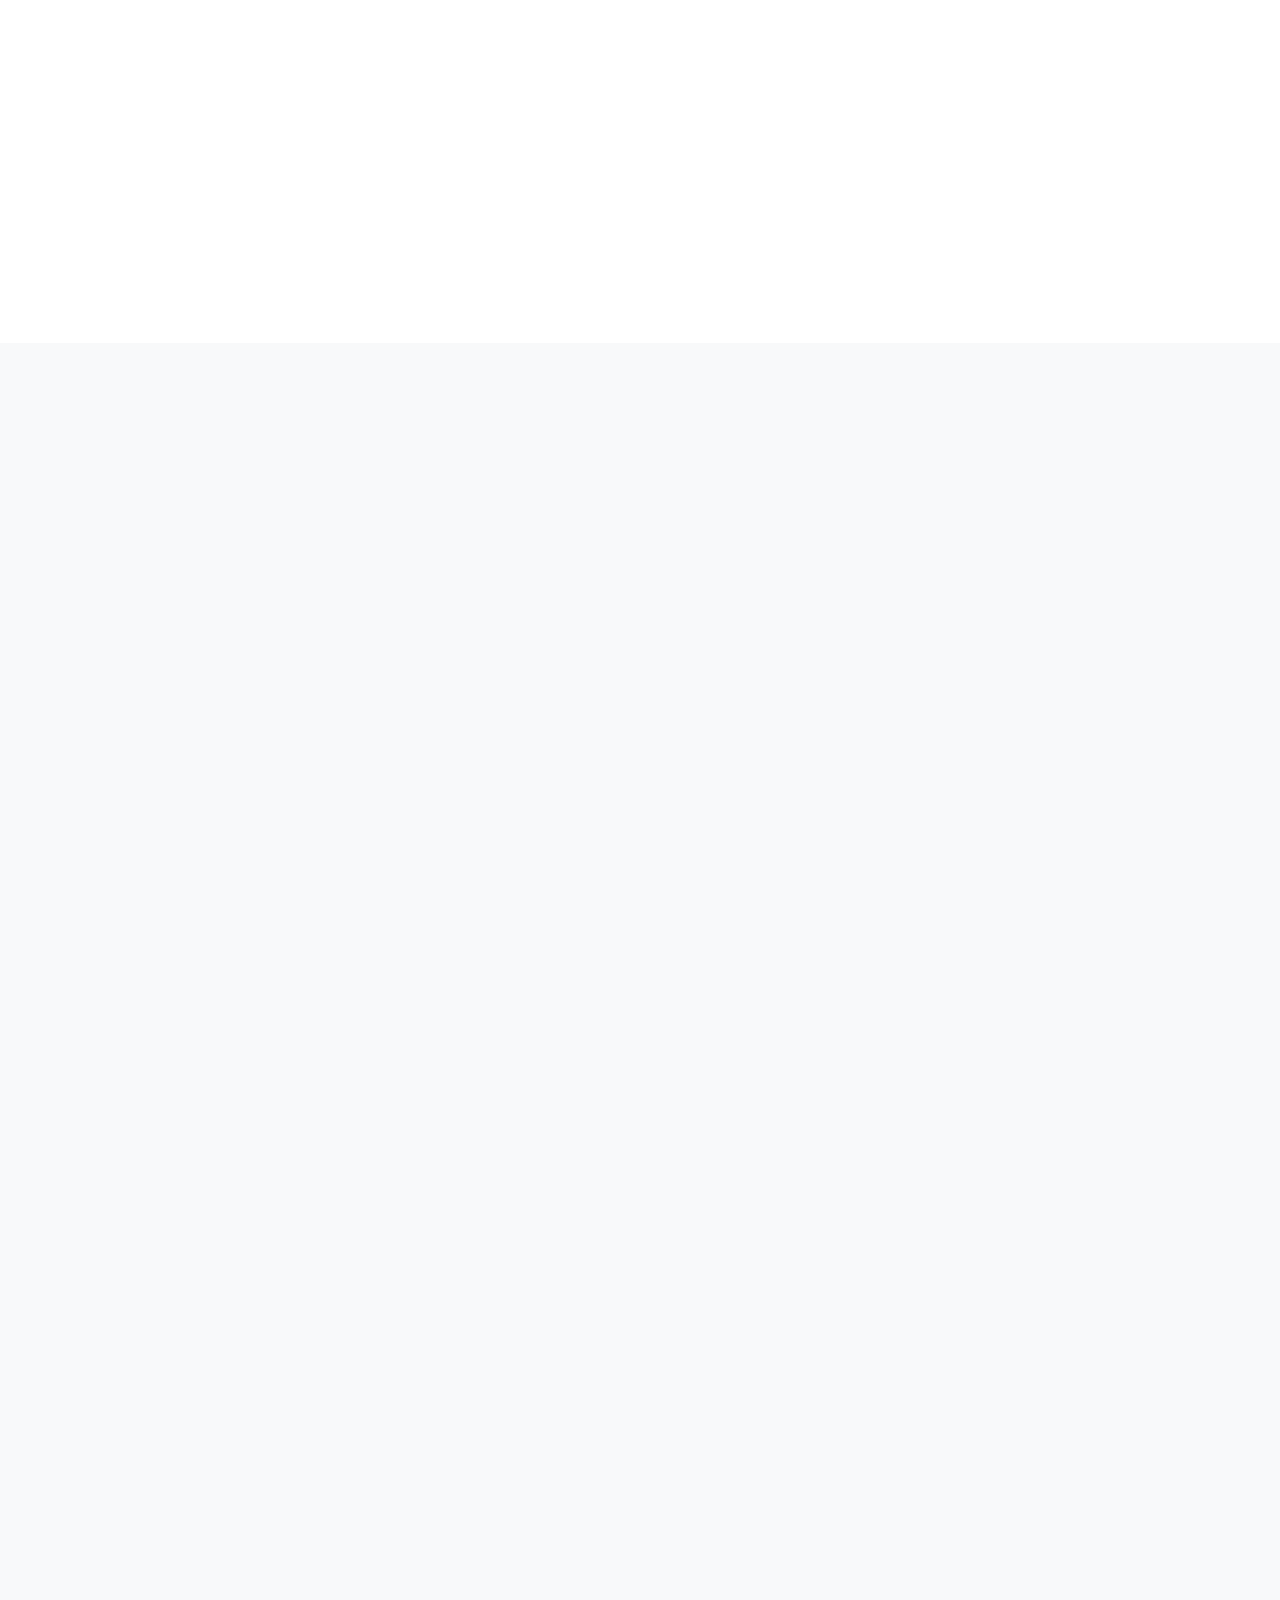
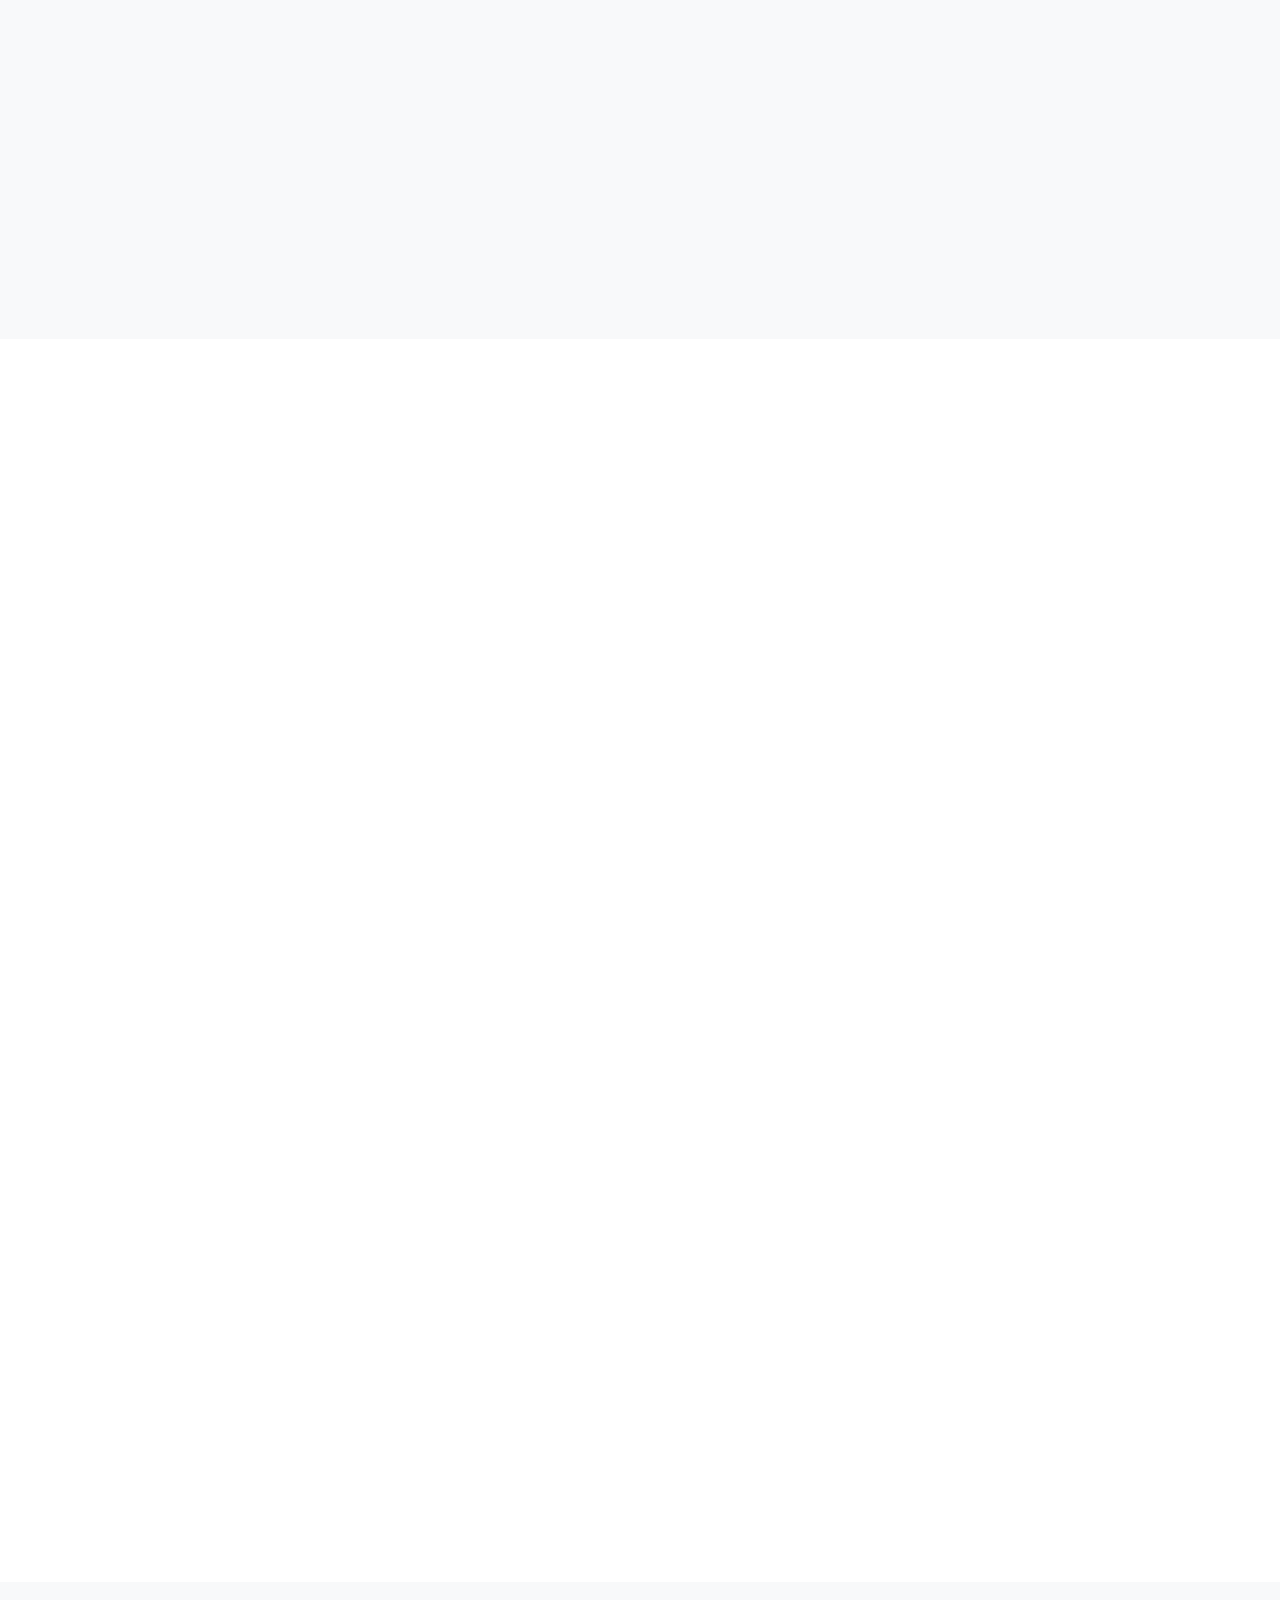
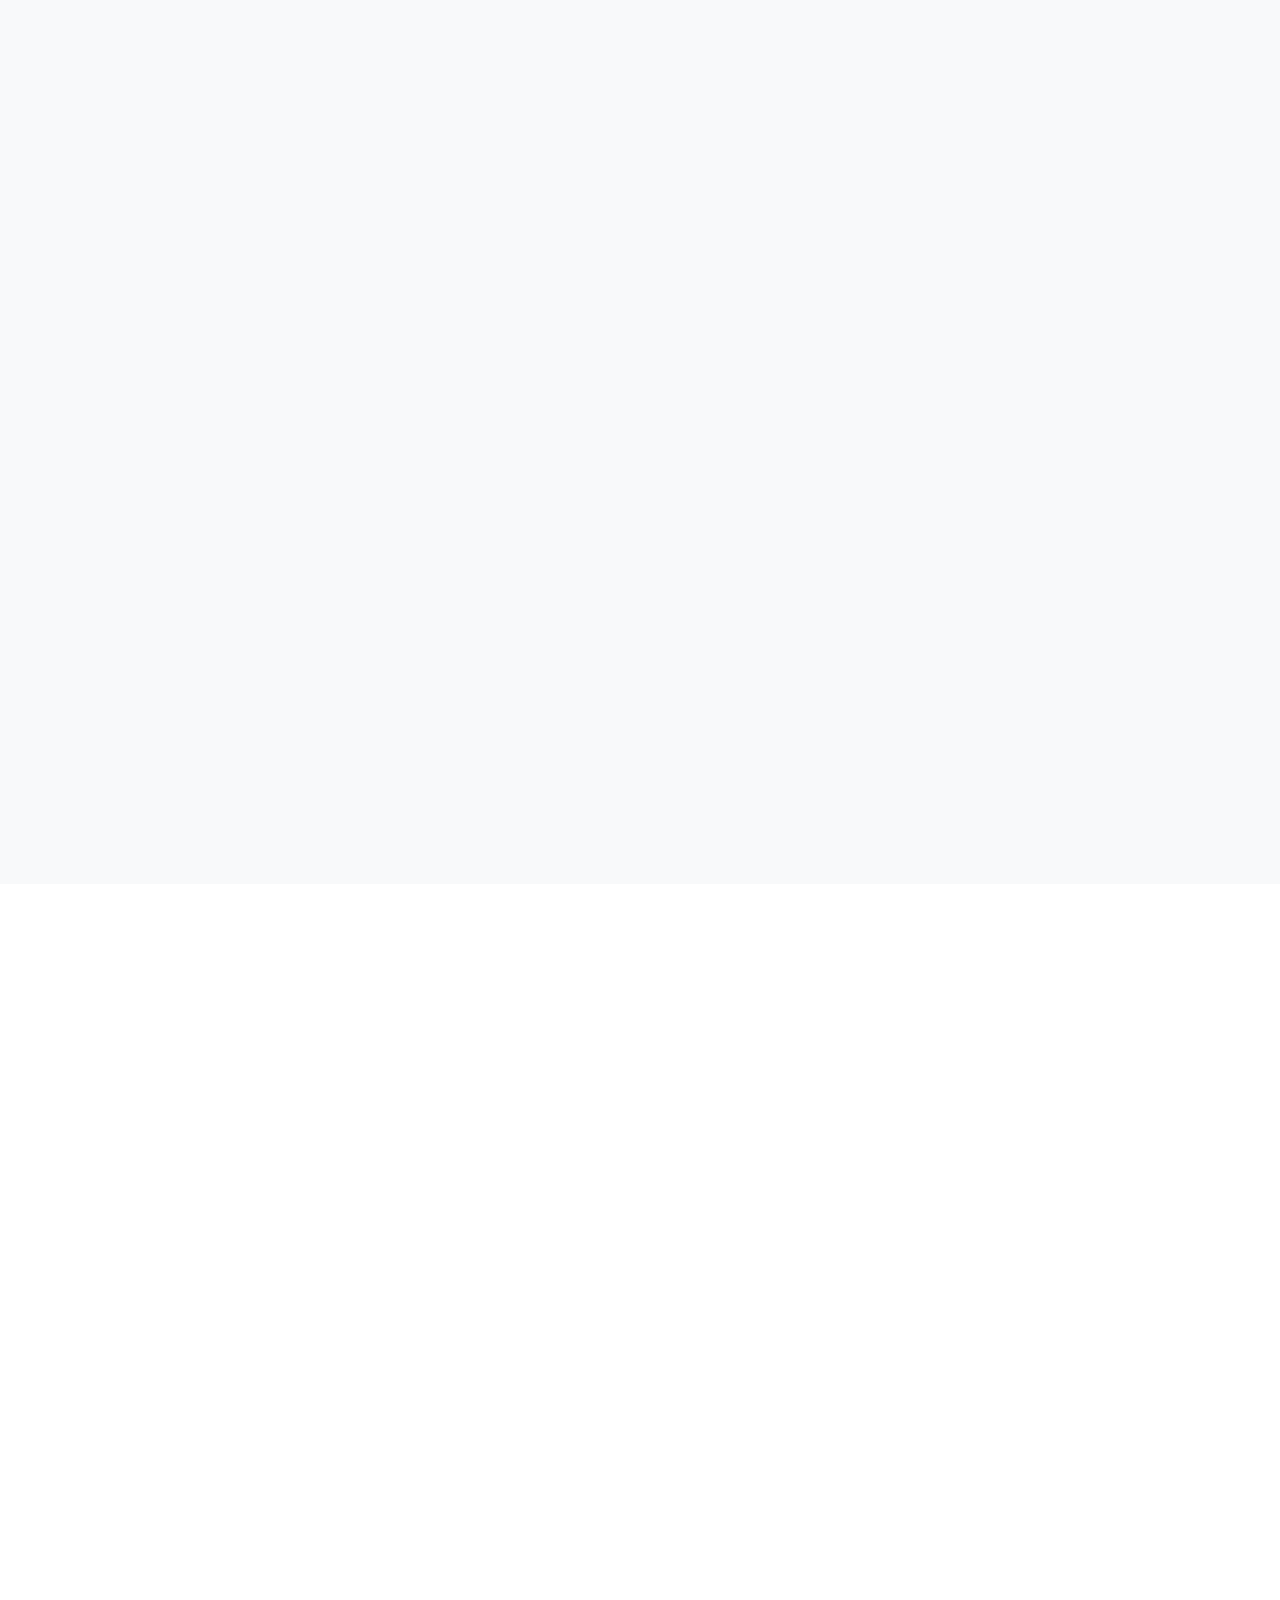
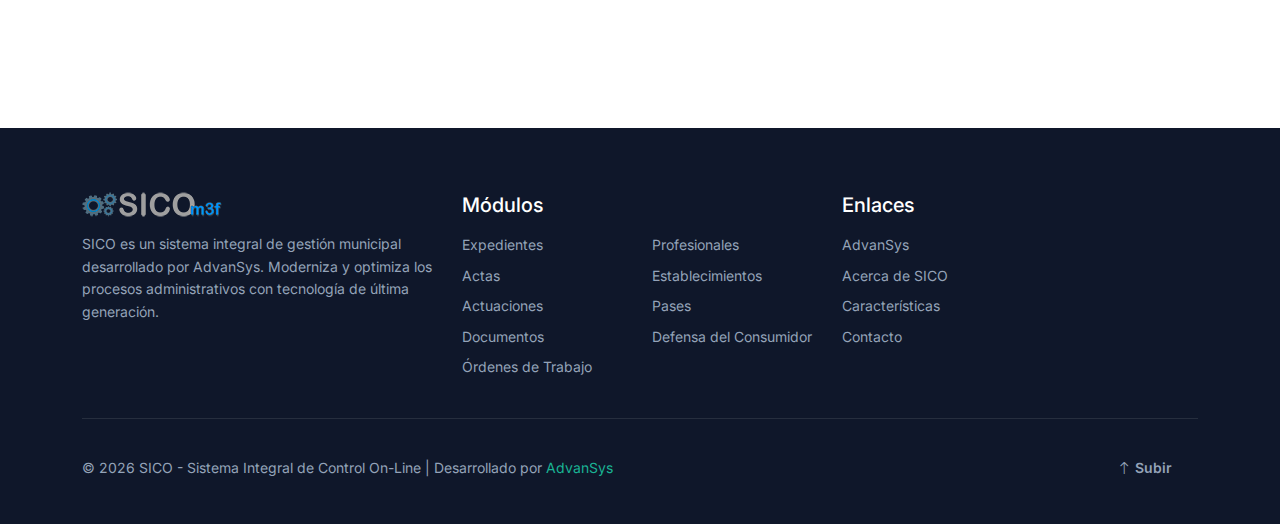
<file: sico/index.html>
<!doctype html>
<html lang="es">
  <head>
    <meta charset="utf-8" />
    <meta name="viewport" content="width=device-width, initial-scale=1" />
    <meta
      name="description"
      content="SICO - Sistema Integral de Control On-Line. Plataforma completa para la gestión municipal moderna. Expedientes, actas, inspecciones y más."
    />
    <meta
      name="keywords"
      content="SICO, sistema municipal, gestión municipal, expedientes, actas, inspecciones, software municipal, Argentina"
    />
    <meta name="author" content="AdvanSys" />
    <meta name="robots" content="index, follow" />

    <!-- Open Graph / Social Media -->
    <meta property="og:type" content="website" />
    <meta
      property="og:title"
      content="SICO - Sistema Integral de Control On-Line"
    />
    <meta
      property="og:description"
      content="Plataforma completa para la gestión municipal moderna. Expedientes, actas, inspecciones y más."
    />
    <meta property="og:image" content="img/sico-medium.png" />
    <meta property="og:url" content="https://www.advansys.com.ar/sico" />

    <link rel="icon" href="../img/favicon.ico" />
    <link rel="canonical" href="https://www.advansys.com.ar/sico" />

    <title>SICO - Sistema Integral de Control On-Line | AdvanSys</title>

    <!-- Bootstrap 5 CSS -->
    <link
      href="https://cdn.jsdelivr.net/npm/bootstrap@5.3.2/dist/css/bootstrap.min.css"
      rel="stylesheet"
    />

    <!-- Bootstrap Icons -->
    <link
      href="https://cdn.jsdelivr.net/npm/bootstrap-icons@1.11.1/font/bootstrap-icons.css"
      rel="stylesheet"
    />

    <!-- Google Fonts -->
    <link rel="preconnect" href="https://fonts.googleapis.com" />
    <link rel="preconnect" href="https://fonts.gstatic.com" crossorigin />
    <link
      href="https://fonts.googleapis.com/css2?family=Inter:wght@300;400;500;600;700&display=swap"
      rel="stylesheet"
    />

    <!-- AOS Animation Library -->
    <link href="https://unpkg.com/aos@2.3.1/dist/aos.css" rel="stylesheet" />

    <!-- Custom CSS -->
    <style>
      :root {
        --primary: #1ab394;
        --primary-dark: #18a689;
        --primary-light: #1dc5a3;
        --primary-soft: rgba(26, 179, 148, 0.1);
        --dark: #1e293b;
        --gray-900: #0f172a;
        --gray-700: #334155;
        --gray-600: #475569;
        --gray-500: #64748b;
        --gray-400: #94a3b8;
        --gray-300: #cbd5e1;
        --gray-200: #e2e8f0;
        --gray-100: #f1f5f9;
        --gray-50: #f8fafc;
        --white: #ffffff;
        --gradient-primary: linear-gradient(
          135deg,
          var(--primary) 0%,
          var(--primary-dark) 100%
        );
        --shadow-sm: 0 1px 2px 0 rgb(0 0 0 / 0.05);
        --shadow: 0 1px 3px 0 rgb(0 0 0 / 0.1), 0 1px 2px -1px rgb(0 0 0 / 0.1);
        --shadow-md:
          0 4px 6px -1px rgb(0 0 0 / 0.1), 0 2px 4px -2px rgb(0 0 0 / 0.1);
        --shadow-lg:
          0 10px 15px -3px rgb(0 0 0 / 0.1), 0 4px 6px -4px rgb(0 0 0 / 0.1);
        --shadow-xl:
          0 20px 25px -5px rgb(0 0 0 / 0.1), 0 8px 10px -6px rgb(0 0 0 / 0.1);
        --radius: 0.5rem;
        --radius-lg: 1rem;
        --radius-xl: 1.5rem;
        --transition-fast: 150ms ease;
        --transition-base: 250ms ease;
      }

      * {
        margin: 0;
        padding: 0;
        box-sizing: border-box;
      }
      html {
        scroll-behavior: smooth;
        scroll-padding-top: 80px;
      }
      section[id] {
        scroll-margin-top: 80px;
      }
      body {
        font-family:
          "Inter",
          -apple-system,
          BlinkMacSystemFont,
          "Segoe UI",
          Roboto,
          sans-serif;
        font-size: 1rem;
        line-height: 1.6;
        color: var(--gray-700);
        background-color: var(--white);
        -webkit-font-smoothing: antialiased;
      }
      h1,
      h2,
      h3,
      h4,
      h5,
      h6 {
        color: var(--gray-900);
        line-height: 1.3;
      }
      a {
        color: var(--primary);
        text-decoration: none;
        transition: color var(--transition-fast);
      }
      a:hover {
        color: var(--primary-dark);
      }
      img {
        max-width: 100%;
        height: auto;
      }

      .section-padding {
        padding-top: 20px;
        padding-bottom: 80px;
      }
      
      .bg-primary-soft {
        background-color: var(--primary-soft) !important;
      }
      .text-primary {
        color: var(--primary) !important;
      }

      /* Navbar */
      .navbar {
        padding: 1rem 0;
        transition: all var(--transition-base);
        background-color: var(--white);
        box-shadow: var(--shadow-md);
      }
      .navbar-brand img {
        transition: transform var(--transition-fast);
      }
      .navbar-brand:hover img {
        transform: scale(1.05);
      }
      .navbar-nav .nav-link {
        font-weight: 500;
        color: var(--gray-700);
        padding: 0.5rem 1rem;
        margin: 0 0.25rem;
        border-radius: var(--radius);
        transition: all var(--transition-fast);
      }
      .navbar-nav .nav-link:hover,
      .navbar-nav .nav-link.active {
        color: var(--primary);
        background-color: var(--primary-soft);
      }
      .navbar-toggler {
        border: none;
        padding: 0.5rem;
      }
      .navbar-toggler:focus {
        box-shadow: none;
      }

      /* Hero */
      .hero-section {
        min-height: 100vh;
        display: flex;
        align-items: center;
        position: relative;
        background: linear-gradient(
          135deg,
          var(--gray-900) 0%,
          var(--gray-700) 100%
        );
        overflow: hidden;
        padding-top: 120px;
      }
      .hero-section::before {
        content: "";
        position: absolute;
        top: 0;
        left: 0;
        right: 0;
        bottom: 0;
        background: url('data:image/svg+xml,<svg xmlns="http://www.w3.org/2000/svg" viewBox="0 0 100 100"><circle cx="50" cy="50" r="40" fill="none" stroke="rgba(26,179,148,0.1)" stroke-width="0.5"/></svg>')
          repeat;
        background-size: 100px 100px;
        opacity: 0.5;
      }
      .hero-section .container {
        position: relative;
        z-index: 1;
      }
      .hero-section h1 {
        color: var(--white);
      }
      .hero-section .lead {
        color: var(--gray-300);
      }

      .stat-card {
        background: rgba(255, 255, 255, 0.1);
        backdrop-filter: blur(10px);
        border-radius: var(--radius-lg);
        padding: 1.5rem;
        text-align: center;
        border: 1px solid rgba(255, 255, 255, 0.1);
      }
      .stat-number {
        font-size: 2.5rem;
        font-weight: 700;
        color: var(--primary);
      }
      .stat-label {
        color: var(--gray-300);
        font-size: 0.875rem;
      }

      /* Buttons */
      .btn {
        font-weight: 600;
        padding: 0.75rem 1.5rem;
        border-radius: var(--radius);
        transition: all var(--transition-fast);
        border: 2px solid transparent;
      }
      .btn-primary {
        background-color: var(--primary);
        border-color: var(--primary);
        color: var(--white);
      }
      .btn-primary:hover {
        background-color: var(--primary-dark);
        border-color: var(--primary-dark);
        transform: translateY(-2px);
        box-shadow: var(--shadow-lg);
      }
      .btn-outline-primary {
        background-color: transparent;
        border-color: var(--primary);
        color: var(--primary);
      }
      .btn-outline-primary:hover {
        background-color: var(--primary);
        color: var(--white);
        transform: translateY(-2px);
      }
      .btn-outline-light:hover {
        background-color: var(--white);
        color: var(--gray-900);
      }
      .btn-lg {
        padding: 1rem 2rem;
        font-size: 1rem;
      }

      /* Feature Icon */
      .feature-icon {
        width: 60px;
        height: 60px;
        display: flex;
        align-items: center;
        justify-content: center;
        background: var(--gradient-primary);
        border-radius: 12px;
        color: white;
        font-size: 1.5rem;
        flex-shrink: 0;
      }

      /* Module Card */
      .module-card {
        background: var(--white);
        border-radius: var(--radius-xl);
        padding: 2rem;
        border: 1px solid var(--gray-200);
        transition: all var(--transition-base);
        height: 100%;
      }
      .module-card:hover {
        transform: translateY(-5px);
        box-shadow: var(--shadow-xl);
        border-color: var(--primary-soft);
      }

      /* Feature Card */
      .feature-card {
        text-align: center;
        padding: 1.5rem;
      }
      .feature-card .icon-wrapper {
        width: 80px;
        height: 80px;
        margin: 0 auto 1rem;
        display: flex;
        align-items: center;
        justify-content: center;
        background: var(--primary-soft);
        border-radius: 50%;
        font-size: 2rem;
        color: var(--primary);
        transition: all var(--transition-base);
      }
      .feature-card:hover .icon-wrapper {
        background: var(--primary);
        color: var(--white);
        transform: scale(1.1);
      }

      /* Tech Card */
      .tech-card {
        background: var(--white);
        border-radius: var(--radius-lg);
        padding: 1.5rem;
        text-align: center;
        border: 1px solid var(--gray-200);
        transition: all var(--transition-base);
      }
      .tech-card:hover {
        box-shadow: var(--shadow-md);
        border-color: var(--primary);
      }

      /* Accordion */
      .accordion-item {
        border: none;
        margin-bottom: 1rem;
      }
      .accordion-button {
        background: var(--white);
        border-radius: var(--radius-lg) !important;
        box-shadow: var(--shadow-sm);
        font-weight: 600;
        color: var(--gray-900);
      }
      .accordion-button:not(.collapsed) {
        background: var(--primary-soft);
        color: var(--primary);
      }
      .accordion-button:focus {
        box-shadow: none;
      }
      .accordion-body {
        padding-top: 0;
      }

      /* Contact Card */
      .contact-info {
        background: var(--gray-50);
        border-radius: var(--radius-xl);
        padding: 2rem;
      }
      .contact-icon {
        width: 50px;
        height: 50px;
        display: flex;
        align-items: center;
        justify-content: center;
        background: var(--primary-soft);
        border-radius: 50%;
        color: var(--primary);
        font-size: 1.25rem;
        flex-shrink: 0;
      }

      /* Footer */
      .footer-section {
        background: var(--gray-900);
        color: var(--gray-400);
        padding: 4rem 0 2rem;
      }
      .footer-section h5 {
        color: var(--white);
      }
      .footer-section a {
        color: var(--gray-400);
      }
      .footer-section a:hover {
        color: var(--primary);
      }

      /* Back to AdvanSys */
      .back-link {
        display: inline-flex;
        align-items: center;
        gap: 0.5rem;
        color: var(--gray-500);
        font-size: 0.875rem;
        margin-bottom: 1rem;
      }
      .back-link:hover {
        color: var(--primary);
      }

      /* Badge */
      .badge {
        font-weight: 500;
        padding: 0.5rem 1rem;
        border-radius: 50px;
        font-size: 0.875rem;
      }

      /* Responsive */
      @media (max-width: 991.98px) {
        html,
        body {
          overflow-x: hidden;
        }
        .section-padding {
          padding-bottom: 80px;
        }
        .hero-section {
          text-align: center;
        }
        h1 {
          font-size: 2.25rem;
        }
        h2 {
          font-size: 1.75rem;
        }
        .navbar .navbar-toggler {
          border: 1px solid var(--gray-300);
          padding: 0.5rem;
        }
        .navbar .navbar-toggler-icon {
          width: 1.5em;
          height: 1.5em;
          background-image: url("data:image/svg+xml,%3csvg xmlns='http://www.w3.org/2000/svg' viewBox='0 0 30 30'%3e%3cpath stroke='rgba%2830, 41, 59, 1%29' stroke-linecap='round' stroke-miterlimit='10' stroke-width='2' d='M4 7h22M4 15h22M4 23h22'/%3e%3c/svg%3e");
        }
        .navbar-collapse {
          background-color: var(--white);
          padding: 1rem;
          border-radius: var(--radius-lg);
          margin-top: 0.5rem;
          box-shadow: var(--shadow-lg);
        }
      }
      @media (max-width: 767.98px) {
        .section-padding {
          padding-bottom: 60px;
        }
        .module-card,
        .contact-info {
          padding: 1.5rem;
        }
        .stat-number {
          font-size: 2rem;
        }
      }

      /* Language Selector */
      .language-selector {
        display: flex;
        align-items: center;
        background: var(--gray-100);
        border-radius: 50px;
        padding: 2px;
        gap: 2px;
      }
      .lang-btn {
        border: none;
        background: transparent;
        padding: 4px 10px;
        border-radius: 50px;
        font-size: 0.75rem;
        font-weight: 600;
        color: var(--gray-500);
        cursor: pointer;
        transition: all 150ms ease;
        line-height: 1.4;
      }
      .lang-btn.active {
        background: var(--primary);
        color: var(--white);
      }
      .lang-btn:hover:not(.active) {
        color: var(--gray-700);
      }
    </style>
  </head>

  <body id="page-top">
    <!-- Navbar -->
    <nav class="navbar navbar-expand-lg fixed-top" id="mainNav">
      <div class="container">
        <a class="navbar-brand" href="#page-top">
          <img src="img/sico-small-black.png" alt="SICO" height="36" />
        </a>
        <div class="d-flex align-items-center ms-auto me-2 d-lg-none gap-2">
          <div class="language-selector">
            <button type="button" class="lang-btn active" id="langEsMobile">ES</button>
            <button type="button" class="lang-btn" id="langEnMobile">EN</button>
          </div>
        </div>
        <button
          class="navbar-toggler"
          type="button"
          data-bs-toggle="collapse"
          data-bs-target="#navbarNav"
          aria-controls="navbarNav"
          aria-expanded="false"
          aria-label="Toggle navigation"
        >
          <span class="navbar-toggler-icon"></span>
        </button>
        <div class="collapse navbar-collapse" id="navbarNav">
          <ul class="navbar-nav mx-auto">
            <li class="nav-item">
              <a class="nav-link" href="#page-top" data-i18n="nav.home">Inicio</a>
            </li>
            <li class="nav-item">
              <a class="nav-link" href="#about" data-i18n="nav.about">Acerca de</a>
            </li>
            <li class="nav-item">
              <a class="nav-link" href="#modules" data-i18n="nav.modules">Módulos</a>
            </li>
            <li class="nav-item">
              <a class="nav-link" href="#features" data-i18n="nav.features">Características</a>
            </li>
            <li class="nav-item"><a class="nav-link" href="#faq" data-i18n="nav.faq">FAQ</a></li>
            <li class="nav-item">
              <a class="nav-link" href="#contact" data-i18n="nav.contact">Contacto</a>
            </li>
          </ul>
          <div class="d-flex align-items-center gap-2 d-none d-lg-flex">
            <div class="language-selector">
              <button type="button" class="lang-btn active" id="langEs">ES</button>
              <button type="button" class="lang-btn" id="langEn">EN</button>
            </div>
            <a href="../index.html" class="btn btn-outline-primary btn-sm">
              <i class="bi bi-arrow-left me-1"></i><span data-i18n="nav.back">AdvanSys</span>
            </a>
          </div>
        </div>
      </div>
    </nav>

    <!-- Hero Section -->
    <header class="hero-section" id="hero">
      <div class="container">
        <div class="row align-items-center">
          <div class="col-lg-8 mx-auto text-center" data-aos="fade-up">
            <a href="../index.html" class="back-link">
              <i class="bi bi-arrow-left"></i> <span data-i18n="hero.back_link">Volver a AdvanSys</span>
            </a>
            <span class="badge bg-primary-soft text-primary mb-3">
              <i class="bi bi-shield-check me-1"></i><span data-i18n="hero.badge">Sistema Integral de Gestión
              Municipal</span>
            </span>
            <h1 class="display-4 fw-bold mb-4" data-i18n-html="hero.title">
              <span class="text-primary">SICO</span> - Sistema Integral de<br />
              <span class="text-primary">Control On-Line</span>
            </h1>
            <p class="lead mb-5" style="max-width: 800px; margin: 0 auto" data-i18n="hero.subtitle">
              Plataforma completa para una gestión municipal moderna y segura.
              Administre Expedientes, Actas de Inspección, Inspecciones,
              Documentos, Actuaciones, Establecimientos y más desde una única
              solución integrada construida con tecnología de vanguardia.
            </p>
            <div class="d-flex gap-3 justify-content-center flex-wrap mb-5">
              <a href="#contact" class="btn btn-primary btn-lg">
                <i class="bi bi-chat-dots me-2"></i><span data-i18n="hero.cta_demo">Solicitar Demo</span>
              </a>
              <a href="#modules" class="btn btn-outline-light btn-lg" data-i18n="hero.cta_modules">
                Ver Módulos
              </a>
            </div>

            <!-- Stats -->
            <div class="row g-3 mt-4">
              <div class="col-6 col-md-3">
                <div class="stat-card">
                  <div class="stat-number">10+</div>
                  <div class="stat-label" data-i18n="hero.stat_modules">Módulos Integrados</div>
                </div>
              </div>
              <div class="col-6 col-md-3">
                <div class="stat-card">
                  <div class="stat-number">24/7</div>
                  <div class="stat-label" data-i18n="hero.stat_availability">Disponibilidad</div>
                </div>
              </div>
              <div class="col-6 col-md-3">
                <div class="stat-card">
                  <div class="stat-number">100%</div>
                  <div class="stat-label" data-i18n="hero.stat_digital">Digital</div>
                </div>
              </div>
              <div class="col-6 col-md-3">
                <div class="stat-card">
                  <div class="stat-number">
                    <i class="bi bi-shield-check"></i>
                  </div>
                  <div class="stat-label" data-i18n="hero.stat_secure">Seguro</div>
                </div>
              </div>
            </div>

            <!-- Dashboard Preview Image -->
            <div class="row mt-5 mb-5 pb-5">
              <div class="col-md-10 mx-auto">
                <div
                  class="rounded-4 overflow-hidden shadow-lg"
                  style="border: 1px solid rgba(255, 255, 255, 0.1)"
                >
                  <img
                    src="img/dashboard-preview.png"
                    alt="SICO Dashboard Preview"
                    class="img-fluid"
                    style="width: 100%"
                  />
                </div>
              </div>
            </div>
          </div>
        </div>
      </div>
    </header>

    <!-- About Section -->
    <section id="about" class="section-padding">
      <div class="container">
        <div class="row align-items-center g-5">
          <div class="col-lg-6" data-aos="fade-right">
            <span class="badge bg-primary-soft text-primary mb-3">
              <i class="bi bi-info-circle me-1"></i><span data-i18n="about.badge">Acerca de SICO</span>
            </span>
            <h2 class="display-6 fw-bold mb-4" data-i18n="about.title">
              Una Solución Completa para la Gestión Municipal
            </h2>
            <p class="text-muted mb-4" data-i18n="about.desc">
              SICO es un sistema integral diseñado específicamente para
              modernizar y optimizar la gestión de trámites municipales.
              Desarrollado con tecnología NET 10 y SQL Server, ofrece una
              plataforma robusta, escalable y segura.
            </p>

            <div class="row g-4">
              <div class="col-md-6">
                <div class="d-flex gap-3">
                  <div class="feature-icon">
                    <i class="bi bi-database"></i>
                  </div>
                  <div>
                    <h5 class="mb-2" data-i18n="about.centralized_title">Gestión Centralizada</h5>
                    <p class="text-muted small mb-0" data-i18n="about.centralized_desc">
                      Toda la información municipal en un solo lugar accesible y
                      organizado
                    </p>
                  </div>
                </div>
              </div>
              <div class="col-md-6">
                <div class="d-flex gap-3">
                  <div class="feature-icon">
                    <i class="bi bi-lightning"></i>
                  </div>
                  <div>
                    <h5 class="mb-2" data-i18n="about.performance_title">Alto Rendimiento</h5>
                    <p class="text-muted small mb-0" data-i18n="about.performance_desc">
                      Arquitectura optimizada para respuestas rápidas y
                      eficientes
                    </p>
                  </div>
                </div>
              </div>
              <div class="col-md-6">
                <div class="d-flex gap-3">
                  <div class="feature-icon">
                    <i class="bi bi-lock"></i>
                  </div>
                  <div>
                    <h5 class="mb-2" data-i18n="about.security_title">Seguridad Avanzada</h5>
                    <p class="text-muted small mb-0" data-i18n="about.security_desc">
                      Control de acceso basado en roles y auditoría completa
                    </p>
                  </div>
                </div>
              </div>
              <div class="col-md-6">
                <div class="d-flex gap-3">
                  <div class="feature-icon">
                    <i class="bi bi-phone"></i>
                  </div>
                  <div>
                    <h5 class="mb-2" data-i18n="about.responsive_title">Responsive Design</h5>
                    <p class="text-muted small mb-0" data-i18n="about.responsive_desc">
                      Acceso desde cualquier dispositivo y desde cualquier lugar
                    </p>
                  </div>
                </div>
              </div>
            </div>
          </div>

          <div class="col-lg-6" data-aos="fade-left">
            <div class="p-4 bg-light rounded-4">
              <h4 class="mb-4" data-i18n="about.tech_title">Tecnologías Utilizadas</h4>
              <div class="row g-3">
                <div class="col-6">
                  <div class="tech-card">
                    <i
                      class="bi bi-filetype-cs display-4 text-primary mb-2"
                    ></i>
                    <h6 class="mb-0">NET 10</h6>
                    <small class="text-muted" data-i18n="about.tech_backend">Backend</small>
                  </div>
                </div>
                <div class="col-6">
                  <div class="tech-card">
                    <i class="bi bi-database display-4 text-primary mb-2"></i>
                    <h6 class="mb-0">SQL Server</h6>
                    <small class="text-muted" data-i18n="about.tech_database">Base de Datos</small>
                  </div>
                </div>
                <div class="col-6">
                  <div class="tech-card">
                    <i class="bi bi-bootstrap display-4 text-primary mb-2"></i>
                    <h6 class="mb-0">Bootstrap 5</h6>
                    <small class="text-muted" data-i18n="about.tech_frontend">Frontend</small>
                  </div>
                </div>
                <div class="col-6">
                  <div class="tech-card">
                    <i
                      class="bi bi-hdd-network display-4 text-primary mb-2"
                    ></i>
                    <h6 class="mb-0">REST API</h6>
                    <small class="text-muted" data-i18n="about.tech_architecture">Arquitectura</small>
                  </div>
                </div>
              </div>
            </div>
          </div>
        </div>
      </div>
    </section>

    <!-- Modules Section -->
    <section id="modules" class="section-padding bg-light">
      <div class="container">
        <div class="row justify-content-center mb-5">
          <div class="col-lg-8 text-center" data-aos="fade-up">
            <span class="badge bg-primary-soft text-primary mb-3">
              <i class="bi bi-grid me-1"></i><span data-i18n="modules.badge">Módulos del Sistema</span>
            </span>
            <h2 class="display-6 fw-bold mb-3" data-i18n="modules.title">Funcionalidades Completas</h2>
            <p class="lead text-muted" data-i18n="modules.subtitle">
              SICO integra todos los módulos necesarios para una administración
              municipal eficiente
            </p>
          </div>
        </div>

        <div class="row g-4">
          <!-- Expedientes -->
          <div
            class="col-lg-4 col-md-6"
            data-aos="fade-up"
            data-aos-delay="100"
          >
            <div class="module-card">
              <div class="feature-icon mb-3">
                <i class="bi bi-folder2-open"></i>
              </div>
              <h4 class="mb-3" data-i18n="modules.expedientes_title">Expedientes</h4>
              <p class="text-muted mb-3" data-i18n="modules.expedientes_desc">
                Gestión completa de expedientes municipales con seguimiento de
                estados y tipos configurables.
              </p>
              <ul class="list-unstyled text-muted small">
                <li class="mb-2">
                  <i class="bi bi-check-circle-fill text-primary me-2"></i
                  ><span data-i18n="modules.expedientes_f1">Múltiples tipos de expedientes</span>
                </li>
                <li class="mb-2">
                  <i class="bi bi-check-circle-fill text-primary me-2"></i
                  ><span data-i18n="modules.expedientes_f2">Seguimiento de estados</span>
                </li>
                <li class="mb-2">
                  <i class="bi bi-check-circle-fill text-primary me-2"></i
                  ><span data-i18n="modules.expedientes_f3">Historial de movimientos</span>
                </li>
                <li>
                  <i class="bi bi-check-circle-fill text-primary me-2"></i
                  ><span data-i18n="modules.expedientes_f4">Expedientes relacionados</span>
                </li>
              </ul>
            </div>
          </div>

          <!-- Actas -->
          <div
            class="col-lg-4 col-md-6"
            data-aos="fade-up"
            data-aos-delay="200"
          >
            <div class="module-card">
              <div class="feature-icon mb-3">
                <i class="bi bi-file-earmark-text"></i>
              </div>
              <h4 class="mb-3" data-i18n="modules.actas_title">Actas</h4>
              <p class="text-muted mb-3" data-i18n="modules.actas_desc">
                Registro y seguimiento de actas de inspección municipal.
              </p>
              <ul class="list-unstyled text-muted small">
                <li class="mb-2">
                  <i class="bi bi-check-circle-fill text-primary me-2"></i
                  ><span data-i18n="modules.actas_f1">Comprobaciones</span>
                </li>
                <li class="mb-2">
                  <i class="bi bi-check-circle-fill text-primary me-2"></i
                  ><span data-i18n="modules.actas_f2">Infracciones</span>
                </li>
                <li class="mb-2">
                  <i class="bi bi-check-circle-fill text-primary me-2"></i
                  ><span data-i18n="modules.actas_f3">Intimaciones</span>
                </li>
                <li>
                  <i class="bi bi-check-circle-fill text-primary me-2"></i
                  ><span data-i18n="modules.actas_f4">Clausuras</span>
                </li>
              </ul>
            </div>
          </div>

          <!-- Actuaciones -->
          <div
            class="col-lg-4 col-md-6"
            data-aos="fade-up"
            data-aos-delay="300"
          >
            <div class="module-card">
              <div class="feature-icon mb-3">
                <i class="bi bi-calendar-event"></i>
              </div>
              <h4 class="mb-3" data-i18n="modules.actuaciones_title">Actuaciones</h4>
              <p class="text-muted mb-3" data-i18n="modules.actuaciones_desc">
                Gestión de plazos otorgados con seguimiento automático de
                vencimientos.
              </p>
              <ul class="list-unstyled text-muted small">
                <li class="mb-2">
                  <i class="bi bi-check-circle-fill text-primary me-2"></i
                  ><span data-i18n="modules.actuaciones_f1">Otorgamiento de plazos</span>
                </li>
                <li class="mb-2">
                  <i class="bi bi-check-circle-fill text-primary me-2"></i
                  ><span data-i18n="modules.actuaciones_f2">Control de vencimientos</span>
                </li>
                <li class="mb-2">
                  <i class="bi bi-check-circle-fill text-primary me-2"></i
                  ><span data-i18n="modules.actuaciones_f3">Estados personalizables</span>
                </li>
                <li>
                  <i class="bi bi-check-circle-fill text-primary me-2"></i
                  ><span data-i18n="modules.actuaciones_f4">Notificaciones automáticas</span>
                </li>
              </ul>
            </div>
          </div>

          <!-- Documentos -->
          <div
            class="col-lg-4 col-md-6"
            data-aos="fade-up"
            data-aos-delay="400"
          >
            <div class="module-card">
              <div class="feature-icon mb-3"><i class="bi bi-files"></i></div>
              <h4 class="mb-3" data-i18n="modules.documentos_title">Documentos</h4>
              <p class="text-muted mb-3" data-i18n="modules.documentos_desc">
                Sistema de gestión documental con soporte para múltiples
                formatos.
              </p>
              <ul class="list-unstyled text-muted small">
                <li class="mb-2">
                  <i class="bi bi-check-circle-fill text-primary me-2"></i><span data-i18n="modules.documentos_f1">PDF,
                  imágenes, Office</span>
                </li>
                <li class="mb-2">
                  <i class="bi bi-check-circle-fill text-primary me-2"></i
                  ><span data-i18n="modules.documentos_f2">Visualización en línea</span>
                </li>
                <li class="mb-2">
                  <i class="bi bi-check-circle-fill text-primary me-2"></i
                  ><span data-i18n="modules.documentos_f3">Asociación a expedientes</span>
                </li>
                <li>
                  <i class="bi bi-check-circle-fill text-primary me-2"></i
                  ><span data-i18n="modules.documentos_f4">Búsqueda avanzada</span>
                </li>
              </ul>
            </div>
          </div>

          <!-- Órdenes de Trabajo -->
          <div
            class="col-lg-4 col-md-6"
            data-aos="fade-up"
            data-aos-delay="500"
          >
            <div class="module-card">
              <div class="feature-icon mb-3">
                <i class="bi bi-clipboard-check"></i>
              </div>
              <h4 class="mb-3" data-i18n="modules.ordenes_title">Órdenes de Trabajo</h4>
              <p class="text-muted mb-3" data-i18n="modules.ordenes_desc">
                Emisión y seguimiento de órdenes de trabajo e inspección.
              </p>
              <ul class="list-unstyled text-muted small">
                <li class="mb-2">
                  <i class="bi bi-check-circle-fill text-primary me-2"></i
                  ><span data-i18n="modules.ordenes_f1">Asignación de inspectores</span>
                </li>
                <li class="mb-2">
                  <i class="bi bi-check-circle-fill text-primary me-2"></i
                  ><span data-i18n="modules.ordenes_f2">Seguimiento de estados</span>
                </li>
                <li class="mb-2">
                  <i class="bi bi-check-circle-fill text-primary me-2"></i
                  ><span data-i18n="modules.ordenes_f3">Observaciones detalladas</span>
                </li>
                <li>
                  <i class="bi bi-check-circle-fill text-primary me-2"></i
                  ><span data-i18n="modules.ordenes_f4">Vinculación con actas</span>
                </li>
              </ul>
            </div>
          </div>

          <!-- Profesionales -->
          <div
            class="col-lg-4 col-md-6"
            data-aos="fade-up"
            data-aos-delay="600"
          >
            <div class="module-card">
              <div class="feature-icon mb-3">
                <i class="bi bi-person-badge"></i>
              </div>
              <h4 class="mb-3" data-i18n="modules.profesionales_title">Profesionales</h4>
              <p class="text-muted mb-3" data-i18n="modules.profesionales_desc">
                Registro unificado de profesionales y gestores con múltiples
                especialidades.
              </p>
              <ul class="list-unstyled text-muted small">
                <li class="mb-2">
                  <i class="bi bi-check-circle-fill text-primary me-2"></i
                  ><span data-i18n="modules.profesionales_f1">Múltiples especialidades</span>
                </li>
                <li class="mb-2">
                  <i class="bi bi-check-circle-fill text-primary me-2"></i
                  ><span data-i18n="modules.profesionales_f2">Gestores, ingenieros, arquitectos</span>
                </li>
                <li class="mb-2">
                  <i class="bi bi-check-circle-fill text-primary me-2"></i
                  ><span data-i18n="modules.profesionales_f3">Vinculación a expedientes</span>
                </li>
                <li>
                  <i class="bi bi-check-circle-fill text-primary me-2"></i
                  ><span data-i18n="modules.profesionales_f4">Validación de duplicados</span>
                </li>
              </ul>
            </div>
          </div>

          <!-- Establecimientos -->
          <div
            class="col-lg-4 col-md-6"
            data-aos="fade-up"
            data-aos-delay="700"
          >
            <div class="module-card">
              <div class="feature-icon mb-3"><i class="bi bi-shop"></i></div>
              <h4 class="mb-3" data-i18n="modules.establecimientos_title">Establecimientos</h4>
              <p class="text-muted mb-3" data-i18n="modules.establecimientos_desc">
                Gestión de establecimientos comerciales e industriales con datos
                completos.
              </p>
              <ul class="list-unstyled text-muted small">
                <li class="mb-2">
                  <i class="bi bi-check-circle-fill text-primary me-2"></i><span data-i18n="modules.establecimientos_f1">Datos
                  de propietarios</span>
                </li>
                <li class="mb-2">
                  <i class="bi bi-check-circle-fill text-primary me-2"></i
                  ><span data-i18n="modules.establecimientos_f2">Direcciones completas</span>
                </li>
                <li class="mb-2">
                  <i class="bi bi-check-circle-fill text-primary me-2"></i><span data-i18n="modules.establecimientos_f3">Tipos
                  de actividad</span>
                </li>
                <li>
                  <i class="bi bi-check-circle-fill text-primary me-2"></i
                  ><span data-i18n="modules.establecimientos_f4">CUIT/CUIL</span>
                </li>
              </ul>
            </div>
          </div>

          <!-- Pases -->
          <div
            class="col-lg-4 col-md-6"
            data-aos="fade-up"
            data-aos-delay="800"
          >
            <div class="module-card">
              <div class="feature-icon mb-3">
                <i class="bi bi-arrow-left-right"></i>
              </div>
              <h4 class="mb-3" data-i18n="modules.pases_title">Pases</h4>
              <p class="text-muted mb-3" data-i18n="modules.pases_desc">
                Registro cronológico de movimientos de expedientes entre áreas
                municipales.
              </p>
              <ul class="list-unstyled text-muted small">
                <li class="mb-2">
                  <i class="bi bi-check-circle-fill text-primary me-2"></i
                  ><span data-i18n="modules.pases_f1">Historial completo</span>
                </li>
                <li class="mb-2">
                  <i class="bi bi-check-circle-fill text-primary me-2"></i
                  ><span data-i18n="modules.pases_f2">Trazabilidad total</span>
                </li>
                <li class="mb-2">
                  <i class="bi bi-check-circle-fill text-primary me-2"></i
                  ><span data-i18n="modules.pases_f3">Observaciones por movimiento</span>
                </li>
                <li>
                  <i class="bi bi-check-circle-fill text-primary me-2"></i
                  ><span data-i18n="modules.pases_f4">Filtros de búsqueda</span>
                </li>
              </ul>
            </div>
          </div>

          <!-- Defensa del Consumidor -->
          <div
            class="col-lg-4 col-md-6"
            data-aos="fade-up"
            data-aos-delay="900"
          >
            <div class="module-card">
              <div class="feature-icon mb-3">
                <i class="bi bi-shield-check"></i>
              </div>
              <h4 class="mb-3" data-i18n="modules.consumidor_title">Defensa del Consumidor</h4>
              <p class="text-muted mb-3" data-i18n="modules.consumidor_desc">
                Módulo especializado para gestión de reclamos y trámites de
                defensa del consumidor.
              </p>
              <ul class="list-unstyled text-muted small">
                <li class="mb-2">
                  <i class="bi bi-check-circle-fill text-primary me-2"></i
                  ><span data-i18n="modules.consumidor_f1">Gestión de reclamos</span>
                </li>
                <li class="mb-2">
                  <i class="bi bi-check-circle-fill text-primary me-2"></i
                  ><span data-i18n="modules.consumidor_f2">Seguimiento de casos</span>
                </li>
                <li class="mb-2">
                  <i class="bi bi-check-circle-fill text-primary me-2"></i
                  ><span data-i18n="modules.consumidor_f3">Resoluciones</span>
                </li>
                <li>
                  <i class="bi bi-check-circle-fill text-primary me-2"></i
                  ><span data-i18n="modules.consumidor_f4">Estadísticas</span>
                </li>
              </ul>
            </div>
          </div>
        </div>
      </div>
    </section>

    <!-- Features Section -->
    <section id="features" class="section-padding">
      <div class="container">
        <div class="row justify-content-center mb-5">
          <div class="col-lg-8 text-center" data-aos="fade-up">
            <span class="badge bg-primary-soft text-primary mb-3">
              <i class="bi bi-star me-1"></i><span data-i18n="features.badge">Características</span>
            </span>
            <h2 class="display-6 fw-bold mb-3" data-i18n="features.title">Por Qué Elegir SICO</h2>
            <p class="lead text-muted" data-i18n="features.subtitle">
              Funcionalidades avanzadas para optimizar la gestión municipal
            </p>
          </div>
        </div>

        <div class="row g-4">
          <div
            class="col-lg-3 col-md-6"
            data-aos="fade-up"
            data-aos-delay="100"
          >
            <div class="feature-card">
              <div class="icon-wrapper"><i class="bi bi-search"></i></div>
              <h5 data-i18n="features.search">Búsqueda Avanzada</h5>
              <p class="text-muted small" data-i18n="features.search_desc">
                Filtros poderosos para encontrar expedientes rápidamente
              </p>
            </div>
          </div>
          <div
            class="col-lg-3 col-md-6"
            data-aos="fade-up"
            data-aos-delay="200"
          >
            <div class="feature-card">
              <div class="icon-wrapper"><i class="bi bi-eye"></i></div>
              <h5 data-i18n="features.viewer">Visualización Online</h5>
              <p class="text-muted small" data-i18n="features.viewer_desc">
                Vea PDFs y documentos sin descargar
              </p>
            </div>
          </div>
          <div
            class="col-lg-3 col-md-6"
            data-aos="fade-up"
            data-aos-delay="300"
          >
            <div class="feature-card">
              <div class="icon-wrapper"><i class="bi bi-shield-lock"></i></div>
              <h5 data-i18n="features.access">Control de Acceso</h5>
              <p class="text-muted small" data-i18n="features.access_desc">
                Sistema de roles y permisos granular
              </p>
            </div>
          </div>
          <div
            class="col-lg-3 col-md-6"
            data-aos="fade-up"
            data-aos-delay="400"
          >
            <div class="feature-card">
              <div class="icon-wrapper">
                <i class="bi bi-clock-history"></i>
              </div>
              <h5 data-i18n="features.audit">Auditoría Completa</h5>
              <p class="text-muted small" data-i18n="features.audit_desc">
                Registro de todas las acciones del usuario
              </p>
            </div>
          </div>
          <div
            class="col-lg-3 col-md-6"
            data-aos="fade-up"
            data-aos-delay="500"
          >
            <div class="feature-card">
              <div class="icon-wrapper"><i class="bi bi-bell"></i></div>
              <h5 data-i18n="features.notifications">Notificaciones</h5>
              <p class="text-muted small" data-i18n="features.notifications_desc">
                Alertas para vencimientos y eventos
              </p>
            </div>
          </div>
          <div
            class="col-lg-3 col-md-6"
            data-aos="fade-up"
            data-aos-delay="600"
          >
            <div class="feature-card">
              <div class="icon-wrapper"><i class="bi bi-graph-up"></i></div>
              <h5 data-i18n="features.reports">Reportes</h5>
              <p class="text-muted small" data-i18n="features.reports_desc">
                Dashboards y estadísticas detalladas
              </p>
            </div>
          </div>
          <div
            class="col-lg-3 col-md-6"
            data-aos="fade-up"
            data-aos-delay="700"
          >
            <div class="feature-card">
              <div class="icon-wrapper"><i class="bi bi-gear"></i></div>
              <h5 data-i18n="features.configurable">Configurable</h5>
              <p class="text-muted small" data-i18n="features.configurable_desc">Catálogos personalizables</p>
            </div>
          </div>
          <div
            class="col-lg-3 col-md-6"
            data-aos="fade-up"
            data-aos-delay="800"
          >
            <div class="feature-card">
              <div class="icon-wrapper"><i class="bi bi-link-45deg"></i></div>
              <h5 data-i18n="features.relations">Relaciones</h5>
              <p class="text-muted small" data-i18n="features.relations_desc">
                Vinculación automática de expedientes
              </p>
            </div>
          </div>
        </div>

        <!-- Additional Features Cards -->
        <div class="row g-4 mt-4">
          <div class="col-lg-6" data-aos="fade-up" data-aos-delay="100">
            <div class="module-card">
              <div class="d-flex gap-3">
                <div
                  class="feature-icon"
                  style="
                    background: linear-gradient(
                      135deg,
                      #198754 0%,
                      #157347 100%
                    );
                  "
                >
                  <i class="bi bi-hdd-network"></i>
                </div>
                <div>
                  <h4 class="mb-2" data-i18n="features.api_title">API RESTful</h4>
                  <p class="text-muted mb-0" data-i18n="features.api_desc">
                    Arquitectura API-first que permite integración con otros
                    sistemas y desarrollo de aplicaciones móviles. Todas las
                    funcionalidades disponibles vía API.
                  </p>
                </div>
              </div>
            </div>
          </div>
          <div class="col-lg-6" data-aos="fade-up" data-aos-delay="200">
            <div class="module-card">
              <div class="d-flex gap-3">
                <div
                  class="feature-icon"
                  style="
                    background: linear-gradient(
                      135deg,
                      #0dcaf0 0%,
                      #0aa2c0 100%
                    );
                  "
                >
                  <i class="bi bi-phone"></i>
                </div>
                <div>
                  <h4 class="mb-2" data-i18n="features.responsive_title">Diseño Responsive</h4>
                  <p class="text-muted mb-0" data-i18n="features.responsive_desc">
                    Interface adaptable a cualquier dispositivo. Acceda al
                    sistema desde PC, tablet o smartphone con la misma
                    experiencia de usuario.
                  </p>
                </div>
              </div>
            </div>
          </div>
          <div class="col-lg-6" data-aos="fade-up" data-aos-delay="300">
            <div class="module-card">
              <div class="d-flex gap-3">
                <div
                  class="feature-icon"
                  style="
                    background: linear-gradient(
                      135deg,
                      #ffc107 0%,
                      #d39e00 100%
                    );
                  "
                >
                  <i class="bi bi-upload"></i>
                </div>
                <div>
                  <h4 class="mb-2" data-i18n="features.import_title">Importación de Datos</h4>
                  <p class="text-muted mb-0" data-i18n="features.import_desc">
                    Migre fácilmente desde sistemas anteriores. Soporte para
                    importación masiva de documentos y registros históricos.
                  </p>
                </div>
              </div>
            </div>
          </div>
          <div class="col-lg-6" data-aos="fade-up" data-aos-delay="400">
            <div class="module-card">
              <div class="d-flex gap-3">
                <div
                  class="feature-icon"
                  style="
                    background: linear-gradient(
                      135deg,
                      #dc3545 0%,
                      #bb2d3b 100%
                    );
                  "
                >
                  <i class="bi bi-trash"></i>
                </div>
                <div>
                  <h4 class="mb-2" data-i18n="features.softdelete_title">Soft Delete</h4>
                  <p class="text-muted mb-0" data-i18n="features.softdelete_desc">
                    Los registros nunca se eliminan físicamente. Sistema de
                    borrado lógico que permite recuperar información si es
                    necesario.
                  </p>
                </div>
              </div>
            </div>
          </div>
        </div>
      </div>
    </section>

    <!-- FAQ Section -->
    <section id="faq" class="section-padding bg-light">
      <div class="container">
        <div class="row justify-content-center mb-5">
          <div class="col-lg-8 text-center" data-aos="fade-up">
            <span class="badge bg-primary-soft text-primary mb-3">
              <i class="bi bi-question-circle me-1"></i><span data-i18n="faq.badge">FAQ</span>
            </span>
            <h2 class="display-6 fw-bold mb-3" data-i18n="faq.title">Preguntas Frecuentes</h2>
          </div>
        </div>

        <div class="row justify-content-center">
          <div class="col-lg-8" data-aos="fade-up">
            <div class="accordion" id="faqAccordion">
              <div class="accordion-item">
                <h2 class="accordion-header">
                  <button
                    class="accordion-button"
                    type="button"
                    data-bs-toggle="collapse"
                    data-bs-target="#faq1"
                    data-i18n="faq.q1"
                  >
                    ¿Qué tipos de archivos puedo subir al sistema?
                  </button>
                </h2>
                <div
                  id="faq1"
                  class="accordion-collapse collapse show"
                  data-bs-parent="#faqAccordion"
                >
                  <div class="accordion-body text-muted" data-i18n="faq.a1">
                    SICO soporta PDFs, imágenes (PNG, JPG, GIF), documentos de
                    Microsoft Office (Word, Excel), archivos de texto y más. El
                    sistema cuenta con visualización en línea para PDFs e
                    imágenes.
                  </div>
                </div>
              </div>

              <div class="accordion-item">
                <h2 class="accordion-header">
                  <button
                    class="accordion-button collapsed"
                    type="button"
                    data-bs-toggle="collapse"
                    data-bs-target="#faq2"
                    data-i18n="faq.q2"
                  >
                    ¿Cómo funciona el sistema de permisos?
                  </button>
                </h2>
                <div
                  id="faq2"
                  class="accordion-collapse collapse"
                  data-bs-parent="#faqAccordion"
                >
                  <div class="accordion-body text-muted" data-i18n="faq.a2">
                    SICO implementa control de acceso basado en roles. Cada
                    usuario tiene permisos específicos que determinan qué
                    módulos puede acceder y qué acciones puede realizar.
                  </div>
                </div>
              </div>

              <div class="accordion-item">
                <h2 class="accordion-header">
                  <button
                    class="accordion-button collapsed"
                    type="button"
                    data-bs-toggle="collapse"
                    data-bs-target="#faq3"
                    data-i18n="faq.q3"
                  >
                    ¿Puedo acceder desde dispositivos móviles?
                  </button>
                </h2>
                <div
                  id="faq3"
                  class="accordion-collapse collapse"
                  data-bs-parent="#faqAccordion"
                >
                  <div class="accordion-body text-muted" data-i18n="faq.a3">
                    Sí. SICO está construido con diseño responsive, garantizando
                    una experiencia óptima en cualquier dispositivo:
                    computadoras, laptops, tablets y smartphones.
                  </div>
                </div>
              </div>

              <div class="accordion-item">
                <h2 class="accordion-header">
                  <button
                    class="accordion-button collapsed"
                    type="button"
                    data-bs-toggle="collapse"
                    data-bs-target="#faq4"
                    data-i18n="faq.q4"
                  >
                    ¿El sistema guarda historial de cambios?
                  </button>
                </h2>
                <div
                  id="faq4"
                  class="accordion-collapse collapse"
                  data-bs-parent="#faqAccordion"
                >
                  <div class="accordion-body text-muted" data-i18n="faq.a4">
                    Sí, todos los registros incluyen campos de auditoría que
                    guardan automáticamente quién creó el registro (CreatedBy),
                    cuándo (CreatedAt), quién lo modificó por última vez
                    (UpdatedBy) y cuándo (UpdatedAt). Esto garantiza
                    trazabilidad completa de todas las operaciones.
                  </div>
                </div>
              </div>

              <div class="accordion-item">
                <h2 class="accordion-header">
                  <button
                    class="accordion-button collapsed"
                    type="button"
                    data-bs-toggle="collapse"
                    data-bs-target="#faq5"
                    data-i18n="faq.q5"
                  >
                    ¿Cómo se relacionan los expedientes con otros módulos?
                  </button>
                </h2>
                <div
                  id="faq5"
                  class="accordion-collapse collapse"
                  data-bs-parent="#faqAccordion"
                >
                  <div class="accordion-body text-muted" data-i18n="faq.a5">
                    Los expedientes son el núcleo del sistema y pueden
                    vincularse con múltiples elementos: actas de inspección,
                    actuaciones, órdenes de trabajo, documentos, profesionales y
                    establecimientos. Además, el sistema detecta automáticamente
                    expedientes relacionados por dirección, CUIT o referencias
                    explícitas.
                  </div>
                </div>
              </div>

              <div class="accordion-item">
                <h2 class="accordion-header">
                  <button
                    class="accordion-button collapsed"
                    type="button"
                    data-bs-toggle="collapse"
                    data-bs-target="#faq6"
                    data-i18n="faq.q6"
                  >
                    ¿Qué es el sistema de Pases?
                  </button>
                </h2>
                <div
                  id="faq6"
                  class="accordion-collapse collapse"
                  data-bs-parent="#faqAccordion"
                >
                  <div class="accordion-body text-muted" data-i18n="faq.a6">
                    Los pases registran todos los movimientos de un expediente
                    entre diferentes áreas y oficinas municipales. Permite ver
                    el historial completo con fechas, usuarios responsables y
                    observaciones. Es fundamental para la trazabilidad y
                    auditoría de procesos.
                  </div>
                </div>
              </div>

              <div class="accordion-item">
                <h2 class="accordion-header">
                  <button
                    class="accordion-button collapsed"
                    type="button"
                    data-bs-toggle="collapse"
                    data-bs-target="#faq7"
                    data-i18n="faq.q7"
                  >
                    ¿Puedo configurar los tipos de expedientes y estados?
                  </button>
                </h2>
                <div
                  id="faq7"
                  class="accordion-collapse collapse"
                  data-bs-parent="#faqAccordion"
                >
                  <div class="accordion-body text-muted" data-i18n="faq.a7">
                    Sí, SICO cuenta con un sistema de catálogos configurables
                    (DataCatalogs) que permite a los administradores definir
                    tipos de expedientes, estados, especialidades profesionales
                    y otros valores según las necesidades específicas de cada
                    municipio.
                  </div>
                </div>
              </div>

              <div class="accordion-item">
                <h2 class="accordion-header">
                  <button
                    class="accordion-button collapsed"
                    type="button"
                    data-bs-toggle="collapse"
                    data-bs-target="#faq8"
                    data-i18n="faq.q8"
                  >
                    ¿Cómo funciona el seguimiento de plazos en Actuaciones?
                  </button>
                </h2>
                <div
                  id="faq8"
                  class="accordion-collapse collapse"
                  data-bs-parent="#faqAccordion"
                >
                  <div class="accordion-body text-muted" data-i18n="faq.a8">
                    El módulo de Actuaciones permite otorgar plazos a
                    contribuyentes y realiza seguimiento automático de
                    vencimientos. El sistema calcula fechas de vencimiento,
                    muestra alertas para plazos próximos a vencer y permite
                    registrar cumplimientos o incumplimientos con observaciones
                    detalladas.
                  </div>
                </div>
              </div>
            </div>
          </div>
        </div>
      </div>
    </section>

    <!-- Contact Section -->
    <section id="contact" class="section-padding">
      <div class="container">
        <div class="row justify-content-center mb-5">
          <div class="col-lg-8 text-center" data-aos="fade-up">
            <span class="badge bg-primary-soft text-primary mb-3">
              <i class="bi bi-envelope me-1"></i><span data-i18n="contact.badge">Contacto</span>
            </span>
            <h2 class="display-6 fw-bold mb-3" data-i18n="contact.title">Solicite una Demostración</h2>
            <p class="lead text-muted" data-i18n="contact.subtitle">
              Nuestro equipo está disponible para responder sus consultas sobre
              SICO
            </p>
          </div>
        </div>

        <div class="row g-4 justify-content-center">
          <div
            class="col-lg-4 col-md-6"
            data-aos="fade-up"
            data-aos-delay="100"
          >
            <div class="contact-info h-100">
              <div class="d-flex gap-3 mb-4">
                <div class="contact-icon"><i class="bi bi-envelope"></i></div>
                <div>
                  <small class="text-muted" data-i18n="contact.email_label">Email</small>
                  <h6 class="mb-0">
                    <a href="mailto:sico@advansys.com.ar"
                      >sico@advansys.com.ar</a
                    >
                  </h6>
                </div>
              </div>
              <div class="d-flex gap-3 mb-4">
                <div class="contact-icon"><i class="bi bi-whatsapp"></i></div>
                <div>
                  <small class="text-muted" data-i18n="contact.whatsapp_label">WhatsApp</small>
                  <h6 class="mb-0">
                    <a href="https://wa.me/5491164630232">+54 9 11 6463-0232</a>
                  </h6>
                </div>
              </div>
              <div class="d-flex gap-3">
                <div class="contact-icon"><i class="bi bi-clock"></i></div>
                <div>
                  <small class="text-muted" data-i18n="contact.hours_label">Horario</small>
                  <h6 class="mb-0" data-i18n-html="contact.hours_value">Lunes a Viernes<br />9:00 - 18:00 hs</h6>
                </div>
              </div>
            </div>
          </div>

          <div class="col-lg-6" data-aos="fade-up" data-aos-delay="200">
            <form class="contact-info">
              <div class="row g-3">
                <div class="col-md-6">
                  <label class="form-label" data-i18n="contact.form_name">Nombre</label>
                  <input
                    type="text"
                    class="form-control"
                    placeholder="Su nombre"
                    data-i18n-placeholder="contact.form_name_placeholder"
                  />
                </div>
                <div class="col-md-6">
                  <label class="form-label" data-i18n="contact.form_email">Email</label>
                  <input
                    type="email"
                    class="form-control"
                    placeholder="Su email"
                    data-i18n-placeholder="contact.form_email_placeholder"
                  />
                </div>
                <div class="col-md-6">
                  <label class="form-label" data-i18n="contact.form_phone">Teléfono</label>
                  <input
                    type="tel"
                    class="form-control"
                    placeholder="Su teléfono"
                    data-i18n-placeholder="contact.form_phone_placeholder"
                  />
                </div>
                <div class="col-md-6">
                  <label class="form-label" data-i18n="contact.form_municipality">Municipalidad</label>
                  <input
                    type="text"
                    class="form-control"
                    placeholder="Nombre de su municipalidad"
                    data-i18n-placeholder="contact.form_municipality_placeholder"
                  />
                </div>
                <div class="col-12">
                  <label class="form-label" data-i18n="contact.form_subject">Asunto</label>
                  <select class="form-select">
                    <option value="" data-i18n="contact.form_subject_placeholder">Seleccione un tema...</option>
                    <option value="info" data-i18n="contact.form_subject_info">Información General</option>
                    <option value="demo" data-i18n="contact.form_subject_demo">Solicitar Demostración</option>
                    <option value="pricing" data-i18n="contact.form_subject_pricing">Consulta de Precios</option>
                    <option value="support" data-i18n="contact.form_subject_support">Soporte Técnico</option>
                    <option value="other" data-i18n="contact.form_subject_other">Otro</option>
                  </select>
                </div>
                <div class="col-12">
                  <label class="form-label" data-i18n="contact.form_message">Mensaje</label>
                  <textarea
                    class="form-control"
                    rows="4"
                    placeholder="Su consulta..."
                    data-i18n-placeholder="contact.form_message_placeholder"
                  ></textarea>
                </div>
                <div class="col-12">
                  <button type="submit" class="btn btn-primary w-100">
                    <i class="bi bi-send me-2"></i><span data-i18n="contact.form_submit">Enviar Mensaje</span>
                  </button>
                </div>
              </div>
            </form>
          </div>
        </div>
      </div>
    </section>

    <!-- Footer -->
    <footer class="footer-section">
      <div class="container">
        <div class="row g-4">
          <div class="col-lg-4">
            <img src="img/sico-small.png" alt="SICO" height="30" class="mb-3" />
            <p class="small" data-i18n="footer.description">
              SICO es un sistema integral de gestión municipal desarrollado por
              AdvanSys. Moderniza y optimiza los procesos administrativos con
              tecnología de última generación.
            </p>
          </div>
          <div class="col-lg-4">
            <h5 class="mb-3" data-i18n="footer.modules_title">Módulos</h5>
            <div class="row">
              <div class="col-6">
                <ul class="list-unstyled small">
                  <li class="mb-2"><a href="#modules" data-i18n="footer.modules_expedientes">Expedientes</a></li>
                  <li class="mb-2"><a href="#modules" data-i18n="footer.modules_actas">Actas</a></li>
                  <li class="mb-2"><a href="#modules" data-i18n="footer.modules_actuaciones">Actuaciones</a></li>
                  <li class="mb-2"><a href="#modules" data-i18n="footer.modules_documentos">Documentos</a></li>
                  <li class="mb-2">
                    <a href="#modules" data-i18n="footer.modules_ordenes">Órdenes de Trabajo</a>
                  </li>
                </ul>
              </div>
              <div class="col-6">
                <ul class="list-unstyled small">
                  <li class="mb-2"><a href="#modules" data-i18n="footer.modules_profesionales">Profesionales</a></li>
                  <li class="mb-2"><a href="#modules" data-i18n="footer.modules_establecimientos">Establecimientos</a></li>
                  <li class="mb-2"><a href="#modules" data-i18n="footer.modules_pases">Pases</a></li>
                  <li class="mb-2">
                    <a href="#modules" data-i18n="footer.modules_consumidor">Defensa del Consumidor</a>
                  </li>
                </ul>
              </div>
            </div>
          </div>
          <div class="col-lg-4">
            <h5 class="mb-3" data-i18n="footer.links_title">Enlaces</h5>
            <ul class="list-unstyled small">
              <li class="mb-2"><a href="../index.html" data-i18n="footer.links_advansys">AdvanSys</a></li>
              <li class="mb-2"><a href="#about" data-i18n="footer.links_about">Acerca de SICO</a></li>
              <li class="mb-2"><a href="#features" data-i18n="footer.links_features">Características</a></li>
              <li class="mb-2"><a href="#contact" data-i18n="footer.links_contact">Contacto</a></li>
            </ul>
          </div>
        </div>

        <hr class="my-4 border-secondary" />

        <div class="row align-items-center">
          <div class="col-md-6 text-center text-md-start">
            <p class="small mb-0" data-i18n-html="footer.copyright">
              &copy; 2026 SICO - Sistema Integral de Control On-Line |
              Desarrollado por <a href="../index.html" class="text-primary" data-i18n="footer.copyright_link">AdvanSys</a>
            </p>
          </div>
          <div class="col-md-6 text-center text-md-end mt-3 mt-md-0">
            <a href="#page-top" class="btn btn-sm btn-outline-light">
              <i class="bi bi-arrow-up me-1"></i><span data-i18n="footer.back_to_top">Subir</span>
            </a>
          </div>
        </div>
      </div>
    </footer>

    <!-- Bootstrap 5 JS -->
    <script src="https://cdn.jsdelivr.net/npm/bootstrap@5.3.2/dist/js/bootstrap.bundle.min.js"></script>

    <!-- AOS -->
    <script src="https://unpkg.com/aos@2.3.1/dist/aos.js"></script>

    <script>
      // Initialize AOS
      AOS.init({
        duration: 800,
        easing: "ease-out-cubic",
        once: true,
        offset: 50,
      });

      // Navbar scroll effect
      const navbar = document.getElementById("mainNav");
      window.addEventListener("scroll", () => {
        if (window.scrollY > 50) {
          navbar.style.boxShadow = "0 4px 6px -1px rgb(0 0 0 / 0.1)";
        } else {
          navbar.style.boxShadow = "0 1px 3px 0 rgb(0 0 0 / 0.1)";
        }
      });

      // Handle nav link clicks: close menu + scroll without interruption
      document.querySelectorAll(".navbar-nav .nav-link").forEach(function (link) {
        link.addEventListener("click", function (e) {
          var href = this.getAttribute("href");
          if (!href || href.charAt(0) !== "#") return;

          var target = href === "#page-top"
            ? document.body
            : document.querySelector(href);
          if (!target) return;

          e.preventDefault();

          // 1. Close menu instantly
          var navbarCollapse = document.getElementById("navbarNav");
          if (navbarCollapse && navbarCollapse.classList.contains("show")) {
            var bsCollapse = bootstrap.Collapse.getInstance(navbarCollapse);
            if (bsCollapse) bsCollapse.dispose();
            navbarCollapse.classList.remove("show", "collapsing");
            navbarCollapse.classList.add("collapse");
            navbarCollapse.style.height = "";
          }

          // 2. Disable smooth scroll so the jump can't be interrupted by the reflow
          document.documentElement.style.scrollBehavior = "auto";

          // 3. Wait one frame for layout to settle, then scroll instantly
          requestAnimationFrame(function () {
            var navHeight = navbar ? navbar.offsetHeight : 0;
            var top = href === "#page-top"
              ? 0
              : target.getBoundingClientRect().top + window.pageYOffset - navHeight;
            window.scrollTo(0, Math.max(0, top));

            // 4. Re-enable smooth scroll for normal user scrolling
            document.documentElement.style.scrollBehavior = "";
          });
        });
      });
    </script>

    <!-- i18n translations -->
    <script src="../lang/sico-es.js"></script>
    <script src="../lang/sico-en.js"></script>
    <script src="../js/i18n.js"></script>
  </body>
</html>
</file>
<file: css/style.css>
/*
 * AdvanSys IT - Modern Landing Page
 * Version: 2.0
 * Updated: 2025
 */

/* ============================================
   CSS VARIABLES
   ============================================ */
:root {
  /* Primary Colors */
  --primary: #0d9488;
  --primary-dark: #0f766e;
  --primary-light: #14b8a6;
  --primary-soft: rgba(13, 148, 136, 0.1);

  /* Neutral Colors */
  --dark: #1e293b;
  --gray-900: #0f172a;
  --gray-800: #1e293b;
  --gray-700: #334155;
  --gray-600: #475569;
  --gray-500: #64748b;
  --gray-400: #94a3b8;
  --gray-300: #cbd5e1;
  --gray-200: #e2e8f0;
  --gray-100: #f1f5f9;
  --gray-50: #f8fafc;
  --white: #ffffff;

  /* Gradients */
  --gradient-primary: linear-gradient(
    135deg,
    var(--primary) 0%,
    var(--primary-dark) 100%
  );
  --gradient-text: linear-gradient(135deg, var(--primary) 0%, #06b6d4 100%);

  /* Shadows */
  --shadow-sm: 0 1px 2px 0 rgb(0 0 0 / 0.05);
  --shadow: 0 1px 3px 0 rgb(0 0 0 / 0.1), 0 1px 2px -1px rgb(0 0 0 / 0.1);
  --shadow-md: 0 4px 6px -1px rgb(0 0 0 / 0.1), 0 2px 4px -2px rgb(0 0 0 / 0.1);
  --shadow-lg:
    0 10px 15px -3px rgb(0 0 0 / 0.1), 0 4px 6px -4px rgb(0 0 0 / 0.1);
  --shadow-xl:
    0 20px 25px -5px rgb(0 0 0 / 0.1), 0 8px 10px -6px rgb(0 0 0 / 0.1);

  /* Typography */
  --font-family:
    "Inter", -apple-system, BlinkMacSystemFont, "Segoe UI", Roboto, sans-serif;

  /* Transitions */
  --transition-fast: 150ms ease;
  --transition-base: 250ms ease;
  --transition-slow: 350ms ease;

  /* Border Radius */
  --radius-sm: 0.375rem;
  --radius: 0.5rem;
  --radius-md: 0.75rem;
  --radius-lg: 1rem;
  --radius-xl: 1.5rem;
  --radius-full: 9999px;
}

/* ============================================
   GLOBAL STYLES
   ============================================ */
* {
  margin: 0;
  padding: 0;
  box-sizing: border-box;
}

html {
  scroll-behavior: smooth;
  scroll-padding-top: 80px;
}

body {
  font-family: var(--font-family);
  font-size: 1rem;
  line-height: 1.6;
  color: var(--gray-700);
  background-color: var(--white);
  -webkit-font-smoothing: antialiased;
  -moz-osx-font-smoothing: grayscale;
}

h1,
h2,
h3,
h4,
h5,
h6 {
  color: var(--gray-900);
  line-height: 1.3;
}

a {
  color: var(--primary);
  text-decoration: none;
  transition: color var(--transition-fast);
}

a:hover {
  color: var(--primary-dark);
}

img {
  max-width: 100%;
  height: auto;
}

.section-padding {
  padding: 100px 0;
}

/* Text Gradient */
.text-gradient {
  background: var(--gradient-text);
  -webkit-background-clip: text;
  -webkit-text-fill-color: transparent;
  background-clip: text;
}

/* ============================================
   NAVBAR
   ============================================ */
.navbar {
  padding: 1rem 0;
  transition: all var(--transition-base);
  background-color: transparent;
}

.navbar.scrolled {
  background-color: rgba(255, 255, 255, 0.95);
  backdrop-filter: blur(10px);
  box-shadow: var(--shadow-md);
  padding: 0.75rem 0;
}

.navbar-brand img {
  transition: transform var(--transition-fast);
}

.navbar-brand:hover img {
  transform: scale(1.05);
}

.navbar-nav .nav-link {
  font-weight: 500;
  color: var(--white);
  padding: 0.5rem 1rem;
  margin: 0 0.25rem;
  border-radius: var(--radius);
  transition: all var(--transition-fast);
}

.navbar.scrolled .nav-link {
  color: var(--gray-700);
}

.navbar-nav .nav-link:hover,
.navbar-nav .nav-link.active {
  color: var(--primary);
  background-color: var(--primary-soft);
}

.navbar-toggler {
  border: none;
  padding: 0.5rem;
}

.navbar-toggler:focus {
  box-shadow: none;
}

.navbar-toggler-icon {
  background-image: url("data:image/svg+xml,%3csvg xmlns='http://www.w3.org/2000/svg' viewBox='0 0 30 30'%3e%3cpath stroke='rgba%28255, 255, 255, 1%29' stroke-linecap='round' stroke-miterlimit='10' stroke-width='2' d='M4 7h22M4 15h22M4 23h22'/%3e%3c/svg%3e");
}

.navbar.scrolled .navbar-toggler-icon {
  background-image: url("data:image/svg+xml,%3csvg xmlns='http://www.w3.org/2000/svg' viewBox='0 0 30 30'%3e%3cpath stroke='rgba%2830, 41, 59, 1%29' stroke-linecap='round' stroke-miterlimit='10' stroke-width='2' d='M4 7h22M4 15h22M4 23h22'/%3e%3c/svg%3e");
}

/* Mobile navbar */
@media (max-width: 991.98px) {
  .navbar {
    background-color: var(--white);
    box-shadow: var(--shadow-md);
  }

  .navbar-nav .nav-link {
    color: var(--gray-700);
  }

  .navbar-toggler-icon {
    background-image: url("data:image/svg+xml,%3csvg xmlns='http://www.w3.org/2000/svg' viewBox='0 0 30 30'%3e%3cpath stroke='rgba%2830, 41, 59, 1%29' stroke-linecap='round' stroke-miterlimit='10' stroke-width='2' d='M4 7h22M4 15h22M4 23h22'/%3e%3c/svg%3e");
  }

  .navbar-collapse {
    background-color: var(--white);
    padding: 1rem;
    border-radius: var(--radius-lg);
    margin-top: 0.5rem;
    box-shadow: var(--shadow-lg);
  }
}

/* ============================================
   HERO SECTION
   ============================================ */
.hero-section {
  min-height: 100vh;
  display: flex;
  align-items: center;
  position: relative;
  background: linear-gradient(135deg, var(--gray-900) 0%, var(--gray-800) 100%);
  overflow: hidden;
}

.hero-section::before {
  content: "";
  position: absolute;
  top: 0;
  left: 0;
  right: 0;
  bottom: 0;
  background-image: url("../img/header_one.jpg");
  background-size: cover;
  background-position: center;
  opacity: 0.15;
}

.hero-overlay {
  position: absolute;
  top: 0;
  left: 0;
  right: 0;
  bottom: 0;
  background: linear-gradient(
    135deg,
    rgba(15, 23, 42, 0.9) 0%,
    rgba(30, 41, 59, 0.8) 100%
  );
}

.hero-section .container {
  position: relative;
  z-index: 1;
}

.hero-section h1 {
  color: var(--white);
}

.hero-section .lead {
  color: var(--gray-300);
}

.hero-image {
  animation: float 6s ease-in-out infinite;
}

@keyframes float {
  0%,
  100% {
    transform: translateY(0px);
  }
  50% {
    transform: translateY(-20px);
  }
}

/* ============================================
   BADGES
   ============================================ */
.bg-primary-soft {
  background-color: var(--primary-soft) !important;
}

.text-primary {
  color: var(--primary) !important;
}

.badge {
  font-weight: 500;
  padding: 0.5rem 1rem;
  border-radius: var(--radius-full);
  font-size: 0.875rem;
}

/* ============================================
   BUTTONS
   ============================================ */
.btn {
  font-weight: 600;
  padding: 0.75rem 1.5rem;
  border-radius: var(--radius);
  transition: all var(--transition-fast);
  border: 2px solid transparent;
}

.btn-primary {
  background-color: var(--primary);
  border-color: var(--primary);
  color: var(--white);
}

.btn-primary:hover,
.btn-primary:focus {
  background-color: var(--primary-dark);
  border-color: var(--primary-dark);
  color: var(--white);
  transform: translateY(-2px);
  box-shadow: var(--shadow-lg);
}

.btn-outline-primary {
  background-color: transparent;
  border-color: var(--primary);
  color: var(--primary);
}

.btn-outline-primary:hover,
.btn-outline-primary:focus {
  background-color: var(--primary);
  border-color: var(--primary);
  color: var(--white);
  transform: translateY(-2px);
}

.btn-success {
  background-color: #25d366;
  border-color: #25d366;
}

.btn-success:hover {
  background-color: #1da851;
  border-color: #1da851;
  transform: translateY(-2px);
  box-shadow: var(--shadow-lg);
}

.btn-lg {
  padding: 1rem 2rem;
  font-size: 1rem;
}

/* ============================================
   SERVICE CARDS
   ============================================ */
.service-card {
  background: var(--white);
  border-radius: var(--radius-xl);
  padding: 2.5rem;
  border: 1px solid var(--gray-200);
  transition: all var(--transition-base);
}

.service-card:hover {
  transform: translateY(-8px);
  box-shadow: var(--shadow-xl);
  border-color: var(--primary-soft);
}

.service-icon {
  width: 80px;
  height: 80px;
  background: var(--gradient-primary);
  border-radius: var(--radius-lg);
  display: flex;
  align-items: center;
  justify-content: center;
  margin-bottom: 1.5rem;
}

.service-icon i {
  font-size: 2rem;
  color: var(--white);
}

.service-features li {
  padding: 0.5rem 0;
  color: var(--gray-600);
}

/* ============================================
   TECH CARDS
   ============================================ */
.tech-card {
  background: var(--white);
  border-radius: var(--radius-xl);
  padding: 2rem;
  border: 1px solid var(--gray-200);
  transition: all var(--transition-base);
}

.tech-card:hover {
  transform: translateY(-5px);
  box-shadow: var(--shadow-lg);
  border-color: var(--primary);
}

.tech-card i {
  transition: transform var(--transition-base);
}

.tech-card:hover i {
  transform: scale(1.1);
}

/* Feature Icons */
.feature-icon-sm {
  width: 50px;
  height: 50px;
  min-width: 50px;
  background: var(--primary-soft);
  border-radius: var(--radius);
  display: flex;
  align-items: center;
  justify-content: center;
  color: var(--primary);
  font-size: 1.15rem;
}

/* ============================================
   TEAM SECTION
   ============================================ */
.team-card {
  background: var(--white);
  border-radius: var(--radius-xl);
  padding: 3rem 2rem;
  border: 1px solid var(--gray-200);
  transition: all var(--transition-base);
}

.team-card:hover {
  box-shadow: var(--shadow-xl);
}

.team-avatar {
  width: 150px;
  height: 150px;
  border-radius: var(--radius-full);
  object-fit: cover;
  border: 4px solid var(--primary-soft);
}

.social-link {
  width: 40px;
  height: 40px;
  display: flex;
  align-items: center;
  justify-content: center;
  background: var(--primary);
  color: var(--white);
  border-radius: var(--radius-full);
  transition: all var(--transition-fast);
}

.social-link:hover {
  background: var(--primary-dark);
  color: var(--white);
  transform: translateY(-3px);
}

.social-link-lg {
  width: 50px;
  height: 50px;
  display: flex;
  align-items: center;
  justify-content: center;
  background: var(--gray-100);
  color: var(--gray-600);
  border-radius: var(--radius-full);
  font-size: 1.25rem;
  transition: all var(--transition-fast);
}

.social-link-lg:hover {
  background: var(--primary);
  color: var(--white);
  transform: translateY(-3px);
}

/* ============================================
   TIMELINE
   ============================================ */
.timeline {
  position: relative;
  max-width: 800px;
  margin: 0 auto;
  padding: 2rem 0;
}

.timeline::before {
  content: "";
  position: absolute;
  left: 30px;
  top: 0;
  bottom: 0;
  width: 3px;
  background: var(--gray-200);
  border-radius: var(--radius-full);
}

.timeline-item {
  position: relative;
  padding-left: 80px;
  padding-bottom: 3rem;
}

.timeline-item:last-child {
  padding-bottom: 0;
}

.timeline-icon {
  position: absolute;
  left: 10px;
  top: 0;
  width: 44px;
  height: 44px;
  background: var(--gradient-primary);
  border-radius: var(--radius-full);
  display: flex;
  align-items: center;
  justify-content: center;
  color: var(--white);
  font-size: 1.1rem;
  box-shadow: var(--shadow-md);
  z-index: 1;
}

.timeline-content {
  background: var(--white);
  border-radius: var(--radius-lg);
  padding: 1.5rem 2rem;
  border: 1px solid var(--gray-200);
  box-shadow: var(--shadow-sm);
  transition: all var(--transition-base);
}

.timeline-item:hover .timeline-content {
  box-shadow: var(--shadow-md);
  border-color: var(--primary-soft);
}

.timeline-step {
  display: inline-block;
  font-size: 0.75rem;
  font-weight: 600;
  color: var(--primary);
  background: var(--primary-soft);
  padding: 0.25rem 0.75rem;
  border-radius: var(--radius-full);
  margin-bottom: 0.5rem;
}

/* Responsive Timeline */
@media (min-width: 768px) {
  .timeline::before {
    left: 50%;
    transform: translateX(-50%);
  }

  .timeline-item {
    width: 50%;
    padding-left: 0;
    padding-right: 50px;
  }

  .timeline-item:nth-child(even) {
    margin-left: 50%;
    padding-left: 50px;
    padding-right: 0;
  }

  .timeline-icon {
    left: auto;
    right: -22px;
  }

  .timeline-item:nth-child(even) .timeline-icon {
    left: -22px;
    right: auto;
  }
}

/* ============================================
   CONTACT SECTION
   ============================================ */
.contact-card {
  background: var(--white);
  border-radius: var(--radius-xl);
  padding: 2rem;
  border: 1px solid var(--gray-200);
  transition: all var(--transition-base);
}

.contact-card:hover {
  transform: translateY(-5px);
  box-shadow: var(--shadow-lg);
}

.contact-icon {
  width: 60px;
  height: 60px;
  background: var(--primary-soft);
  border-radius: var(--radius-full);
  display: flex;
  align-items: center;
  justify-content: center;
  margin: 0 auto;
  color: var(--primary);
  font-size: 1.5rem;
}

/* ============================================
   FOOTER
   ============================================ */
.footer-section {
  background: var(--gray-50);
  padding: 2rem 0;
  border-top: 1px solid var(--gray-200);
}

/* ============================================
   BACKGROUNDS
   ============================================ */
.bg-light {
  background-color: var(--gray-50) !important;
}

/* ============================================
   UTILITIES
   ============================================ */
.rounded-4 {
  border-radius: var(--radius-xl) !important;
}

.shadow-lg {
  box-shadow: var(--shadow-lg) !important;
}

/* ============================================
   ANIMATIONS
   ============================================ */
[data-aos] {
  pointer-events: none;
}

[data-aos].aos-animate {
  pointer-events: auto;
}

/* Custom AOS animations */
@keyframes fade-up {
  from {
    opacity: 0;
    transform: translateY(30px);
  }
  to {
    opacity: 1;
    transform: translateY(0);
  }
}

/* ============================================
   RESPONSIVE ADJUSTMENTS
   ============================================ */
@media (max-width: 991.98px) {
  .section-padding {
    padding: 80px 0;
  }

  .hero-section {
    text-align: center;
  }

  .hero-section .d-flex {
    justify-content: center;
  }

  h1.display-4 {
    font-size: 2.5rem;
  }

  h2.display-5 {
    font-size: 2rem;
  }
}

@media (max-width: 767.98px) {
  .section-padding {
    padding: 60px 0;
  }

  h1.display-4 {
    font-size: 2rem;
  }

  h2.display-5 {
    font-size: 1.75rem;
  }

  .btn-lg {
    padding: 0.875rem 1.5rem;
    font-size: 0.9375rem;
  }

  .service-card,
  .tech-card,
  .team-card,
  .contact-card {
    padding: 1.5rem;
  }
}

/* ============================================
   SCROLL PROGRESS (OPTIONAL)
   ============================================ */
.scroll-progress {
  position: fixed;
  top: 0;
  left: 0;
  height: 3px;
  background: var(--gradient-primary);
  z-index: 9999;
  transition: width 100ms ease;
}

/* ============================================
   PREFERS REDUCED MOTION
   ============================================ */
@media (prefers-reduced-motion: reduce) {
  *,
  *::before,
  *::after {
    animation-duration: 0.01ms !important;
    animation-iteration-count: 1 !important;
    transition-duration: 0.01ms !important;
  }

  html {
    scroll-behavior: auto;
  }

  .hero-image {
    animation: none;
  }
}

/* ============================================
   PRINT STYLES
   ============================================ */
@media print {
  .navbar,
  .btn,
  .social-link,
  .social-link-lg {
    display: none !important;
  }

  .hero-section {
    min-height: auto;
    padding: 2rem 0;
  }

  .section-padding {
    padding: 2rem 0;
  }
}
</file>
